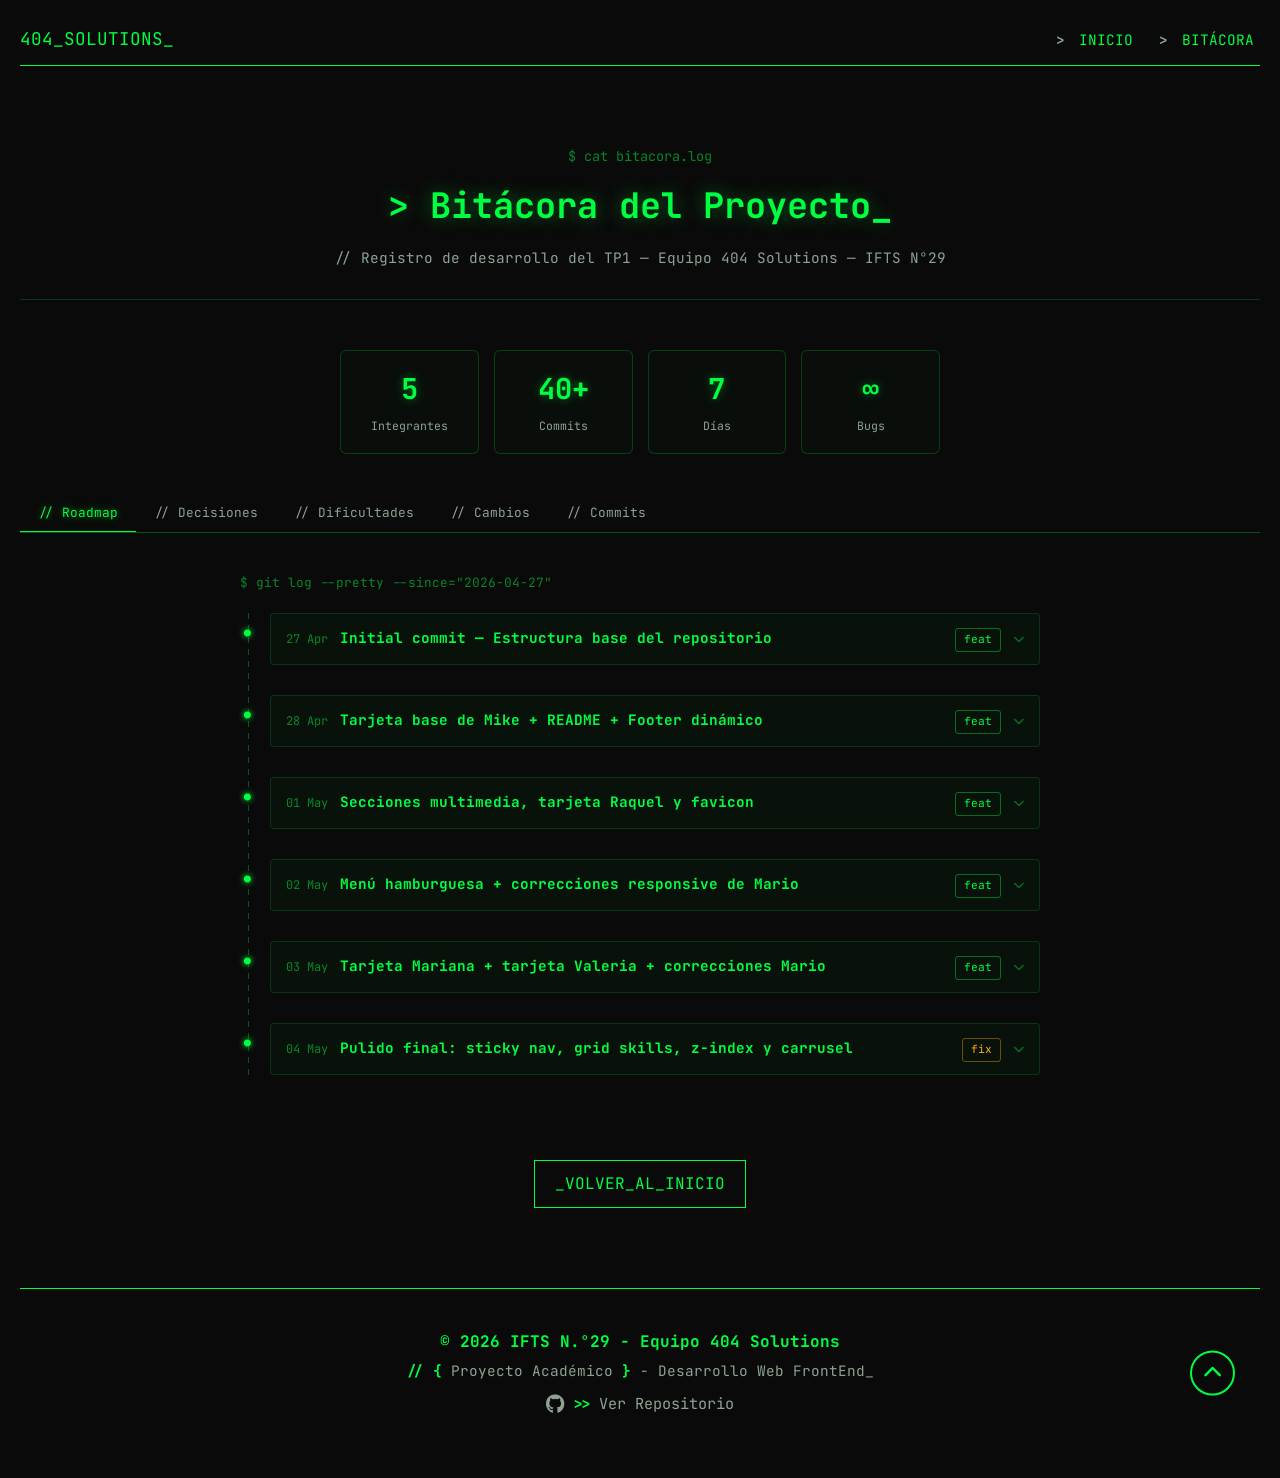
<file: bitacora.html>
<!doctype html>
<html lang="es">

<head>
  <meta charset="UTF-8" />
  <meta name="viewport" content="width=device-width, initial-scale=1.0" />
  <title>Bitácora - 404 Solutions</title>
  <link rel="stylesheet" href="css/styles.css" />
  <link href="https://fonts.googleapis.com/css2?family=JetBrains+Mono:wght@400;700&display=swap" rel="stylesheet" />
  <link rel="stylesheet" href="https://cdnjs.cloudflare.com/ajax/libs/font-awesome/6.5.1/css/all.min.css" />
  <link rel="icon" href="img/logo404solution.ico" type="image/x-icon" />
</head>

<body class="terminal-theme">
  <header>
    <nav class="nav-container">
      <a href="index.html" class="logo">404_SOLUTIONS_</a>
      <ul class="nav-links">
        <li><a href="index.html">Inicio</a></li>
        <li><a href="bitacora.html" class="active">Bitácora</a></li>
      </ul>
    </nav>
  </header>

  <!-- <<< ----------- * ----------- Header Celular ----------- * ----------- >>> -->

    <!-- <<< ----------- Menu Hamburguesa ----------- >>> -->

    <header class="dos-columnas">
        <a href="index.html" class="oculto logo">404_SOLUTIONS_</a>
        <div class="menu-hamburguesa">
            <!-- <<< ----------- Boton Menu Hamburguesa ----------- >>> -->
            <button id="abrir" class="abrir-menu"><img class="img-abrir" src="/img/iconos-mario/menu.png"
                    alt="menu"></button>
            <nav class="nav" id="nav">
                <button id="cerrar" class="cerrar-menu"><img class="img-cerrar" src="/img/iconos-mario/cerrar.png"
                        alt="cerrar"></button>
                <ul class="nav-list">
                    <li><a href="index.html" class="two-columns"><img class="img-ico"
                                src="/img/iconos-mario/boton-de-inicio.png" alt="inicio">Inicio_</a></li>
                </ul>
                <ul class="nav-list">
                    <li><a href="index.html#team-list" class="two-columns"><img class="img-ico" src="/img/iconos-mario/usuario.png"
                                alt="sobre-mi">Integrantes_</a></li>
                </ul>
            </nav>
        </div>
    </header>

  <main>
    <!-- HERO -->
    <div class="bitacora-hero">
      <p class="prompt-line">$ cat bitacora.log</p>
      <h1>&gt; Bitácora del Proyecto_</h1>
      <p>// Registro de desarrollo del TP1 — Equipo 404 Solutions — IFTS N°29</p>
    </div>

    <!-- STATS -->
    <div class="bitacora-stats">
      <div class="bstat">
        <span class="bstat-num">5</span>
        <span class="bstat-label">Integrantes</span>
      </div>
      <div class="bstat">
        <span class="bstat-num">40+</span>
        <span class="bstat-label">Commits</span>
      </div>
      <div class="bstat">
        <span class="bstat-num">7</span>
        <span class="bstat-label">Días</span>
      </div>
      <div class="bstat">
        <span class="bstat-num">∞</span>
        <span class="bstat-label">Bugs</span>
      </div>
    </div>

    <!-- TABS -->
    <div class="bitacora-tabs">
      <button class="tab-btn active" data-tab="roadmap">// Roadmap</button>
      <button class="tab-btn" data-tab="decisiones">// Decisiones</button>
      <button class="tab-btn" data-tab="dificultades">// Dificultades</button>
      <button class="tab-btn" data-tab="cambios">// Cambios</button>
      <button class="tab-btn" data-tab="commits">// Commits</button>
    </div>

    <!-- TAB: ROADMAP -->
    <div class="tab-panel active" id="tab-roadmap">
      <span class="section-label">$ git log --pretty --since="2026-04-27"</span>
      <div class="roadmap">

        <details class="roadmap-item">
          <summary class="roadmap-summary">
            <span class="roadmap-date">27 Apr</span>
            <span class="roadmap-title">Initial commit — Estructura base del repositorio</span>
            <span class="roadmap-tag tag-feat">feat</span>
            <span class="roadmap-chevron"><i class="fa-solid fa-chevron-down"></i></span>
          </summary>
          <div class="roadmap-content">
            <p>Miguel crea el repositorio y Mike realiza el primer commit con la estructura base del proyecto: carpetas <code>css/</code>, <code>js/</code>, <code>img/</code> y la landing page inicial.</p>
          </div>
        </details>

        <details class="roadmap-item">
          <summary class="roadmap-summary">
            <span class="roadmap-date">28 Apr</span>
            <span class="roadmap-title">Tarjeta base de Mike + README + Footer dinámico</span>
            <span class="roadmap-tag tag-feat">feat</span>
            <span class="roadmap-chevron"><i class="fa-solid fa-chevron-down"></i></span>
          </summary>
          <div class="roadmap-content">
            <p>Se crea la primera tarjeta de perfil individual. Se implementa el footer con año dinámico mediante JavaScript. Se agrega enlace al deploy desde el README.</p>
            <ul>
              <li>Creación de <code>mike.html</code> con estructura base</li>
              <li>Footer dinámico con <code>new Date().getFullYear()</code></li>
              <li>Documentación inicial en README.md</li>
            </ul>
          </div>
        </details>

        <details class="roadmap-item">
          <summary class="roadmap-summary">
            <span class="roadmap-date">01 May</span>
            <span class="roadmap-title">Secciones multimedia, tarjeta Raquel y favicon</span>
            <span class="roadmap-tag tag-feat">feat</span>
            <span class="roadmap-chevron"><i class="fa-solid fa-chevron-down"></i></span>
          </summary>
          <div class="roadmap-content">
            <p>Gran día de desarrollo: se agregan secciones de películas y discos al perfil de Mike, se crea la tarjeta de Raquel y se incorpora el favicon al sitio.</p>
            <ul>
              <li>Secciones de películas con galería dinámica (un solo iframe cargado por JS)</li>
              <li>Sección de discos con botón de playlist</li>
              <li><code>raquel.html</code> con estilos y links a YouTube</li>
              <li>Favicon agregado por Mario</li>
            </ul>
          </div>
        </details>

        <details class="roadmap-item">
          <summary class="roadmap-summary">
            <span class="roadmap-date">02 May</span>
            <span class="roadmap-title">Menú hamburguesa + correcciones responsive de Mario</span>
            <span class="roadmap-tag tag-feat">feat</span>
            <span class="roadmap-chevron"><i class="fa-solid fa-chevron-down"></i></span>
          </summary>
          <div class="roadmap-content">
            <p>Mario implementa el menú hamburguesa para mobile y ajusta media queries. Se corrigen errores de tamaño en títulos y botones de redes sociales.</p>
            <ul>
              <li>Menú hamburguesa en Vanilla JS con <code>classList.add/remove("visible")</code></li>
              <li>Media queries para resoluciones móviles</li>
              <li>Unificación de header y footer entre páginas</li>
            </ul>
          </div>
        </details>

        <details class="roadmap-item">
          <summary class="roadmap-summary">
            <span class="roadmap-date">03 May</span>
            <span class="roadmap-title">Tarjeta Mariana + tarjeta Valeria + correcciones Mario</span>
            <span class="roadmap-tag tag-feat">feat</span>
            <span class="roadmap-chevron"><i class="fa-solid fa-chevron-down"></i></span>
          </summary>
          <div class="roadmap-content">
            <p>Mariana crea su perfil completo con secciones de habilidades, películas y discos. Se integra la tarjeta de Valeria. Mario corrige links del header y logo duplicado.</p>
            <ul>
              <li><code>mariana.html</code> con grid responsive, efectos hover y JS para películas</li>
              <li>Tarjeta Valeria integrada al index</li>
              <li>Corrección de logo duplicado en header móvil</li>
              <li>Fix en links del header de Mario</li>
            </ul>
          </div>
        </details>

        <details class="roadmap-item">
          <summary class="roadmap-summary">
            <span class="roadmap-date">04 May</span>
            <span class="roadmap-title">Pulido final: sticky nav, grid skills, z-index y carrusel</span>
            <span class="roadmap-tag tag-fix">fix</span>
            <span class="roadmap-chevron"><i class="fa-solid fa-chevron-down"></i></span>
          </summary>
          <div class="roadmap-content">
            <p>Día de correcciones y mejoras finales. Se refina el responsive de habilidades en múltiples breakpoints, se implementa navegación sticky transparente y se agrega el carrusel de Raquel.</p>
            <ul>
              <li>Menú de navegación sticky con fondo transparente</li>
              <li>Grid de skills con clases específicas por categoría (<code>.skills-terminal--learning</code>)</li>
              <li>Fix de z-index en menú hamburguesa</li>
              <li><code>carrusel.js</code> con ajuste de elementos según <code>window.innerWidth</code></li>
              <li>Scroll spy y funcionalidad "copiar URL" en perfil de Raquel</li>
              <li>README actualizado con capturas</li>
            </ul>
          </div>
        </details>

      </div>
    </div>

    <!-- TAB: DECISIONES -->
    <div class="tab-panel" id="tab-decisiones">
      <span class="section-label">$ cat decisiones-de-diseno.md</span>
      <div class="bitacora-cards">
        <div class="bcard">
          <span class="bcard-icon">⬛</span>
          <h3>// Estética Terminal</h3>
          <ul>
            <li>Identidad visual tipo <strong>Retro-Computing</strong> con fondo oscuro (#0a0a0a)</li>
            <li>Verde neón <strong>#00ff41</strong> como color principal de acento</li>
            <li>Tipografía <strong>JetBrains Mono</strong> para reforzar la estética de consola</li>
            <li>Prefijos tipo prompt (<code>&gt;</code>, <code>$</code>, <code>//</code>) en títulos</li>
          </ul>
        </div>
        <div class="bcard">
          <span class="bcard-icon">📐</span>
          <h3>// Estructura Compartida</h3>
          <ul>
            <li><strong>styles.css</strong> global para header, footer y clases base</li>
            <li>Cada integrante tiene su propio CSS de perfil</li>
            <li>Se reutilizan clases base evitando duplicación</li>
            <li>Coherencia visual con identidad individual en páginas personales</li>
          </ul>
        </div>
        <div class="bcard">
          <span class="bcard-icon">📱</span>
          <h3>// Responsive Design</h3>
          <ul>
            <li>Enfoque <strong>Mobile First</strong> con breakpoints en 400px, 600px, 900px y 1200px</li>
            <li>Menú hamburguesa en mobile, nav horizontal en desktop</li>
            <li>CSS Grid y Flexbox para layouts adaptativos</li>
            <li>Carrusel dinámico que ajusta columnas según <code>window.innerWidth</code></li>
          </ul>
        </div>
        <div class="bcard">
          <span class="bcard-icon">🧭</span>
          <h3>// Navegación</h3>
          <ul>
            <li>Header común en todas las páginas</li>
            <li>Botón <strong>Volver al Inicio</strong> en todos los perfiles</li>
            <li>Nunca dependemos del botón "Atrás" del navegador</li>
            <li>Sticky nav transparente en perfil de Mike</li>
          </ul>
        </div>
      </div>
    </div>

    <!-- TAB: DIFICULTADES -->
    <div class="tab-panel" id="tab-dificultades">
      <span class="section-label">$ grep -r "bug" ./logs</span>
      <div class="roadmap">

        <details class="roadmap-item">
          <summary class="roadmap-summary">
            <span class="roadmap-title">Carga pesada por múltiples iframes de YouTube</span>
            <span class="roadmap-tag tag-fix">fix</span>
            <span class="roadmap-chevron"><i class="fa-solid fa-chevron-down"></i></span>
          </summary>
          <div class="roadmap-content">
            <p><strong>Problema:</strong> Incluir varios reproductores de YouTube simultáneamente generaba tiempos de carga elevados y lag en la navegación.</p>
            <p><strong>Solución:</strong> Se implementó una galería dinámica con atributos <code>data-*</code> que carga un único iframe según la selección del usuario, reduciendo peticiones al mínimo necesario.</p>
          </div>
        </details>

        <details class="roadmap-item">
          <summary class="roadmap-summary">
            <span class="roadmap-title">Menú hamburguesa: conflictos de z-index y visibilidad</span>
            <span class="roadmap-tag tag-fix">fix</span>
            <span class="roadmap-chevron"><i class="fa-solid fa-chevron-down"></i></span>
          </summary>
          <div class="roadmap-content">
            <p><strong>Problema:</strong> El menú móvil aparecía detrás de otros elementos o quedaba visible cuando no debía.</p>
            <p><strong>Solución:</strong> Se ajustó el <code>z-index</code> y se controló la visibilidad mediante <code>classList.add/remove("visible")</code> en JavaScript, evitando conflictos con el resto del layout.</p>
          </div>
        </details>

        <details class="roadmap-item">
          <summary class="roadmap-summary">
            <span class="roadmap-title">Grid de habilidades desalineado en breakpoints intermedios</span>
            <span class="roadmap-tag tag-style">style</span>
            <span class="roadmap-chevron"><i class="fa-solid fa-chevron-down"></i></span>
          </summary>
          <div class="roadmap-content">
            <p><strong>Problema:</strong> La sección de skills de Mariana mostraba íconos y texto separados en resoluciones entre 575px y 814px. "Machine Learning" se cortaba o bajaba de línea.</p>
            <p><strong>Solución:</strong> Se refactorizó de <code>flex-wrap</code> a CSS Grid con clases específicas por categoría (<code>.skills-terminal</code> y <code>.skills-terminal--learning</code>), con columnas <code>auto</code> y <code>justify-content: center</code>.</p>
          </div>
        </details>

        <details class="roadmap-item">
          <summary class="roadmap-summary">
            <span class="roadmap-title">Año dinámico no aparecía en páginas de perfil</span>
            <span class="roadmap-tag tag-fix">fix</span>
            <span class="roadmap-chevron"><i class="fa-solid fa-chevron-down"></i></span>
          </summary>
          <div class="roadmap-content">
            <p><strong>Problema:</strong> El footer mostraba el año en el index pero no en las páginas individuales porque había dos listeners <code>DOMContentLoaded</code> en <code>main.js</code> y el segundo no ejecutaba si el primero fallaba.</p>
            <p><strong>Solución:</strong> Se unificaron ambos listeners en uno solo, agregando un guard <code>if (yearSpan)</code> para evitar errores en páginas sin ese elemento.</p>
          </div>
        </details>

        <details class="roadmap-item">
          <summary class="roadmap-summary">
            <span class="roadmap-title">Inconsistencias de estructura entre páginas</span>
            <span class="roadmap-tag tag-fix">fix</span>
            <span class="roadmap-chevron"><i class="fa-solid fa-chevron-down"></i></span>
          </summary>
          <div class="roadmap-content">
            <p><strong>Problema:</strong> Al trabajar en paralelo, cada integrante generó variantes del header y footer con diferencias de color, fuentes y estructura.</p>
            <p><strong>Solución:</strong> Se estandarizó el HTML del header/footer en todas las páginas y se centralizaron estilos comunes en <code>styles.css</code>.</p>
          </div>
        </details>

      </div>
    </div>

    <!-- TAB: CAMBIOS -->
    <div class="tab-panel" id="tab-cambios">
      <span class="section-label">$ git diff --stat HEAD~10</span>
      <div class="bitacora-cards">
        <div class="bcard">
          <span class="bcard-icon">🔧</span>
          <h3>// Modularización</h3>
          <ul>
            <li>Separación de estilos y scripts por perfil para evitar conflictos</li>
            <li>Funciones globales centralizadas en <strong>main.js</strong></li>
            <li>Organización de recursos en carpetas <code>css/</code>, <code>js/</code>, <code>img/</code></li>
          </ul>
        </div>
        <div class="bcard">
          <span class="bcard-icon">⚡</span>
          <h3>// Interactividad JS</h3>
          <ul>
            <li>Consola de diagnóstico simulada con efecto typing</li>
            <li>Galería dinámica de películas con un solo iframe</li>
            <li>Carrusel responsive ajustado por <code>window.innerWidth</code></li>
            <li>Scroll spy y botón "copiar URL" en perfil Raquel</li>
          </ul>
        </div>
        <div class="bcard">
          <span class="bcard-icon">🖼️</span>
          <h3>// Avatares con IA</h3>
          <ul>
            <li>Se reemplazaron fotos personales por avatares generados con IA</li>
            <li>Coherencia estética mantenida con el diseño terminal</li>
            <li>Imágenes optimizadas en carpetas por integrante</li>
          </ul>
        </div>
        <div class="bcard">
          <span class="bcard-icon">🛠️</span>
          <h3>// Herramientas</h3>
          <ul>
            <li><strong>HTML5</strong> semántico con atributos ARIA</li>
            <li><strong>CSS3</strong> con Flexbox, Grid y variables CSS</li>
            <li><strong>JavaScript</strong> Vanilla sin frameworks</li>
            <li><strong>Git/GitHub</strong> con feature branches y PRs</li>
            <li><strong>Vercel</strong> para deploy continuo</li>
            <li><strong>IA (Claude/Gemini)</strong> para debugging y optimización</li>
          </ul>
        </div>
      </div>

      <div style="max-width:800px; margin: 30px auto 0;">
        <div class="bcard">
          <span class="bcard-icon">🚀</span>
          <h3>// Próximos Pasos (TP2)</h3>
          <ul>
            <li>Ampliar funcionalidades interactivas con JS avanzado</li>
            <li>Optimizar rendimiento y tiempos de carga</li>
            <li>Mejorar accesibilidad (contraste, ARIA, navegación por teclado)</li>
            <li>Incorporar nuevas secciones o contenidos dinámicos</li>
            <li>Documentar evolución con capturas y mejoras aplicadas</li>
          </ul>
        </div>
      </div>
    </div>

    <!-- TAB: COMMITS -->
    <div class="tab-panel" id="tab-commits">
      <span class="section-label">$ git log --pretty=format:"%h - %an - %ad - %s" --date=short</span>
      <div class="commits-list">
        <div class="commit-item"><span class="commit-hash">a2fccfe</span><span class="commit-author">Mike</span><span class="commit-msg">fix: estilos habilidades en estado learning</span><span class="commit-date">2026-05-04</span></div>
        <div class="commit-item"><span class="commit-hash">7f668ed</span><span class="commit-author">raquerh</span><span class="commit-msg">add funcionalidad js</span><span class="commit-date">2026-05-04</span></div>
        <div class="commit-item"><span class="commit-hash">0744a98</span><span class="commit-author">Mike</span><span class="commit-msg">fix(skills): corrige alineación de ítems en grid de habilidades</span><span class="commit-date">2026-05-04</span></div>
        <div class="commit-item"><span class="commit-hash">132bc44</span><span class="commit-author">Aiello-M</span><span class="commit-msg">Update README.md</span><span class="commit-date">2026-05-04</span></div>
        <div class="commit-item"><span class="commit-hash">7474d18</span><span class="commit-author">Miguel Flores</span><span class="commit-msg">styles: mejora responsive de seccion habilidades</span><span class="commit-date">2026-05-04</span></div>
        <div class="commit-item"><span class="commit-hash">063654a</span><span class="commit-author">elavincho</span><span class="commit-msg">Corrijo menu hamburguesa</span><span class="commit-date">2026-05-04</span></div>
        <div class="commit-item"><span class="commit-hash">81eb4ff</span><span class="commit-author">elavincho</span><span class="commit-msg">Corrijo errores y saco css principal</span><span class="commit-date">2026-05-04</span></div>
        <div class="commit-item"><span class="commit-hash">4b67796</span><span class="commit-author">Mike</span><span class="commit-msg">fix: z-index</span><span class="commit-date">2026-05-04</span></div>
        <div class="commit-item"><span class="commit-hash">e754e48</span><span class="commit-author">Mike</span><span class="commit-msg">fix: se deshacen cambios en nav bar principal</span><span class="commit-date">2026-05-04</span></div>
        <div class="commit-item"><span class="commit-hash">e5bf746</span><span class="commit-author">Mike</span><span class="commit-msg">feat: ahora el menu de navegacion es sticky y transparente</span><span class="commit-date">2026-05-04</span></div>
        <div class="commit-item"><span class="commit-hash">5859593</span><span class="commit-author">raquerh</span><span class="commit-msg">carrusel.js</span><span class="commit-date">2026-05-04</span></div>
        <div class="commit-item"><span class="commit-hash">b397929</span><span class="commit-author">raquerh</span><span class="commit-msg">tarjetas vale y raquel</span><span class="commit-date">2026-05-04</span></div>
        <div class="commit-item"><span class="commit-hash">4b0be9b</span><span class="commit-author">Mike</span><span class="commit-msg">feat: barra seccion habilidades, implementacion js data science</span><span class="commit-date">2026-05-04</span></div>
        <div class="commit-item"><span class="commit-hash">36e1b7c</span><span class="commit-author">Mariana Aiello</span><span class="commit-msg">feat: crear tarjeta de perfil de Mariana</span><span class="commit-date">2026-05-03</span></div>
        <div class="commit-item"><span class="commit-hash">bde7b5a</span><span class="commit-author">Mariana Aiello</span><span class="commit-msg">feat: unificar header, footer, favicon y activar tarjeta Mariana</span><span class="commit-date">2026-05-02</span></div>
        <div class="commit-item"><span class="commit-hash">a72851a</span><span class="commit-author">elavincho</span><span class="commit-msg">Agrego menu hamburguesa y media queries para celulares</span><span class="commit-date">2026-05-02</span></div>
        <div class="commit-item"><span class="commit-hash">ee192bb</span><span class="commit-author">Valeria Thomas</span><span class="commit-msg">Tarjeta Valeria</span><span class="commit-date">2026-05-03</span></div>
        <div class="commit-item"><span class="commit-hash">89e1ec6</span><span class="commit-author">raquerh</span><span class="commit-msg">page raquel.html, estilos y bitacora</span><span class="commit-date">2026-05-01</span></div>
        <div class="commit-item"><span class="commit-hash">5018020</span><span class="commit-author">Mike</span><span class="commit-msg">feat(mike): agrega botón de playlist en discos favoritos</span><span class="commit-date">2026-05-01</span></div>
        <div class="commit-item"><span class="commit-hash">377b60b</span><span class="commit-author">Mike</span><span class="commit-msg">feat(mike): agrega sección de discos favoritos</span><span class="commit-date">2026-05-01</span></div>
        <div class="commit-item"><span class="commit-hash">afcce21</span><span class="commit-author">Mike</span><span class="commit-msg">feat: footer dinamico</span><span class="commit-date">2026-04-28</span></div>
        <div class="commit-item"><span class="commit-hash">785104a</span><span class="commit-author">Mike</span><span class="commit-msg">docs: Creacion de estructura del readme</span><span class="commit-date">2026-04-28</span></div>
        <div class="commit-item"><span class="commit-hash">f0f8525</span><span class="commit-author">Mike</span><span class="commit-msg">feat: Creacion de tarjeta base y copyright dinamico</span><span class="commit-date">2026-04-28</span></div>
        <div class="commit-item"><span class="commit-hash">f2c3470</span><span class="commit-author">Mike</span><span class="commit-msg">Initial commit: Estructura base del proyecto y landing page</span><span class="commit-date">2026-04-28</span></div>
        <div class="commit-item"><span class="commit-hash">8fde7e7</span><span class="commit-author">Miguel Flores</span><span class="commit-msg">Initial commit</span><span class="commit-date">2026-04-27</span></div>
      </div>
    </div>

    <div class="back-navigation" style="margin-top: 50px;">
      <a href="index.html" class="nav-button">_VOLVER_AL_INICIO</a>
    </div>
  </main>

  <footer class="main-footer">
    <div class="footer-contenido">
      <div class="footer-info">
        <p class="footer-copy">
          &copy; <span id="year"></span> IFTS N.°29 - Equipo 404 Solutions
        </p>
        <p class="licencia">
          <span class="verde-fuerte">// {</span>
          <span class="texto-opaco">Proyecto Académico</span>
          <span class="verde-fuerte">}</span>
          <span class="texto-opaco">- Desarrollo Web FrontEnd_</span>
        </p>
      </div>
      <div class="footer-redes">
        <a href="https://github.com/IFTS29/404_Solutions_TP1_FrontEnd" target="_blank" class="enlace-repo" aria-label="Repositorio GitHub del Grupo">
          <i class="fa-brands fa-github"></i>
          <span class="verde-fuerte">&gt;&gt;</span>
          <span class="texto-opaco">Ver Repositorio</span>
        </a>
      </div>
    </div>
    <div class="btn-subir-container">
      <a href="#" aria-label="Volver arriba" class="btn-subir">
        <i class="fa-solid fa-chevron-up"></i>
      </a>
    </div>
  </footer>

  <script src="js/main.js"></script>
  <script>
    // Tabs
    document.querySelectorAll(".tab-btn").forEach(btn => {
      btn.addEventListener("click", () => {
        document.querySelectorAll(".tab-btn").forEach(b => b.classList.remove("active"));
        document.querySelectorAll(".tab-panel").forEach(p => p.classList.remove("active"));
        btn.classList.add("active");
        document.getElementById("tab-" + btn.dataset.tab).classList.add("active");
      });
    });
  </script>
</body>
</html>
</file>
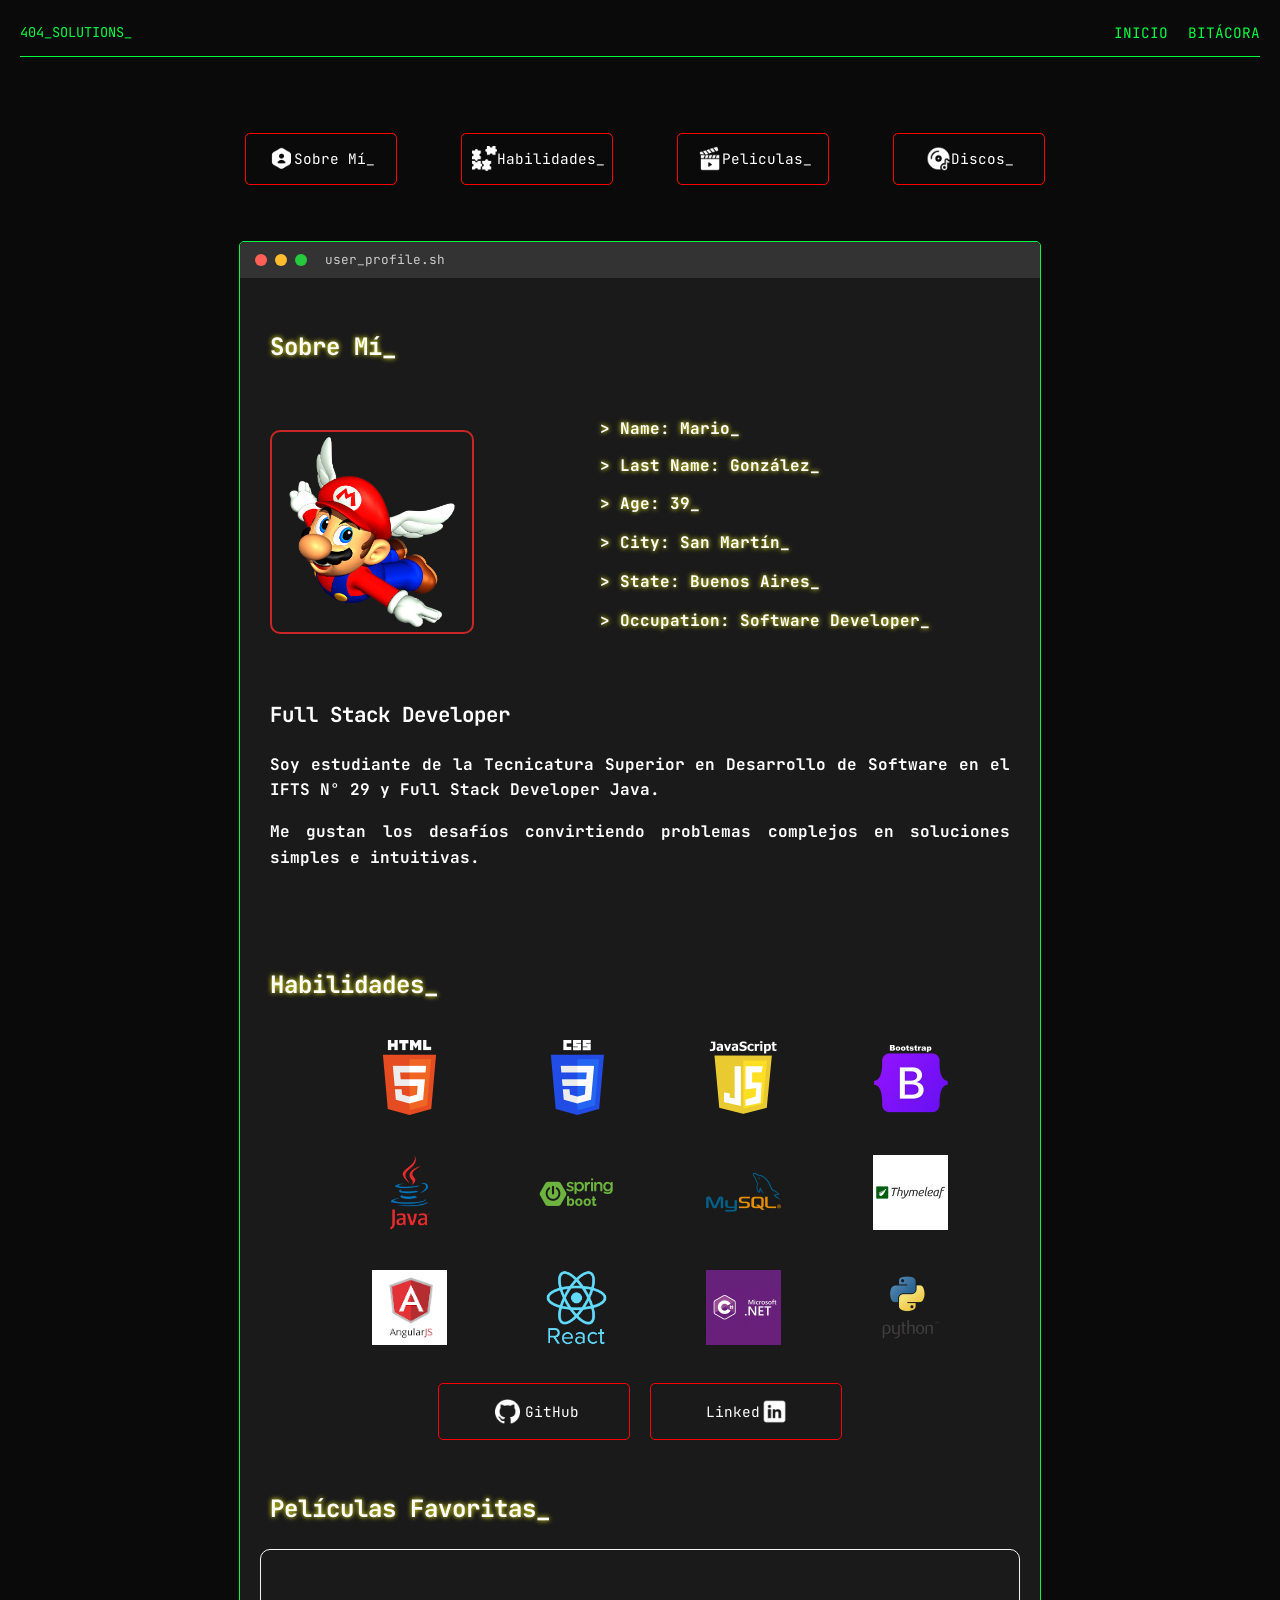
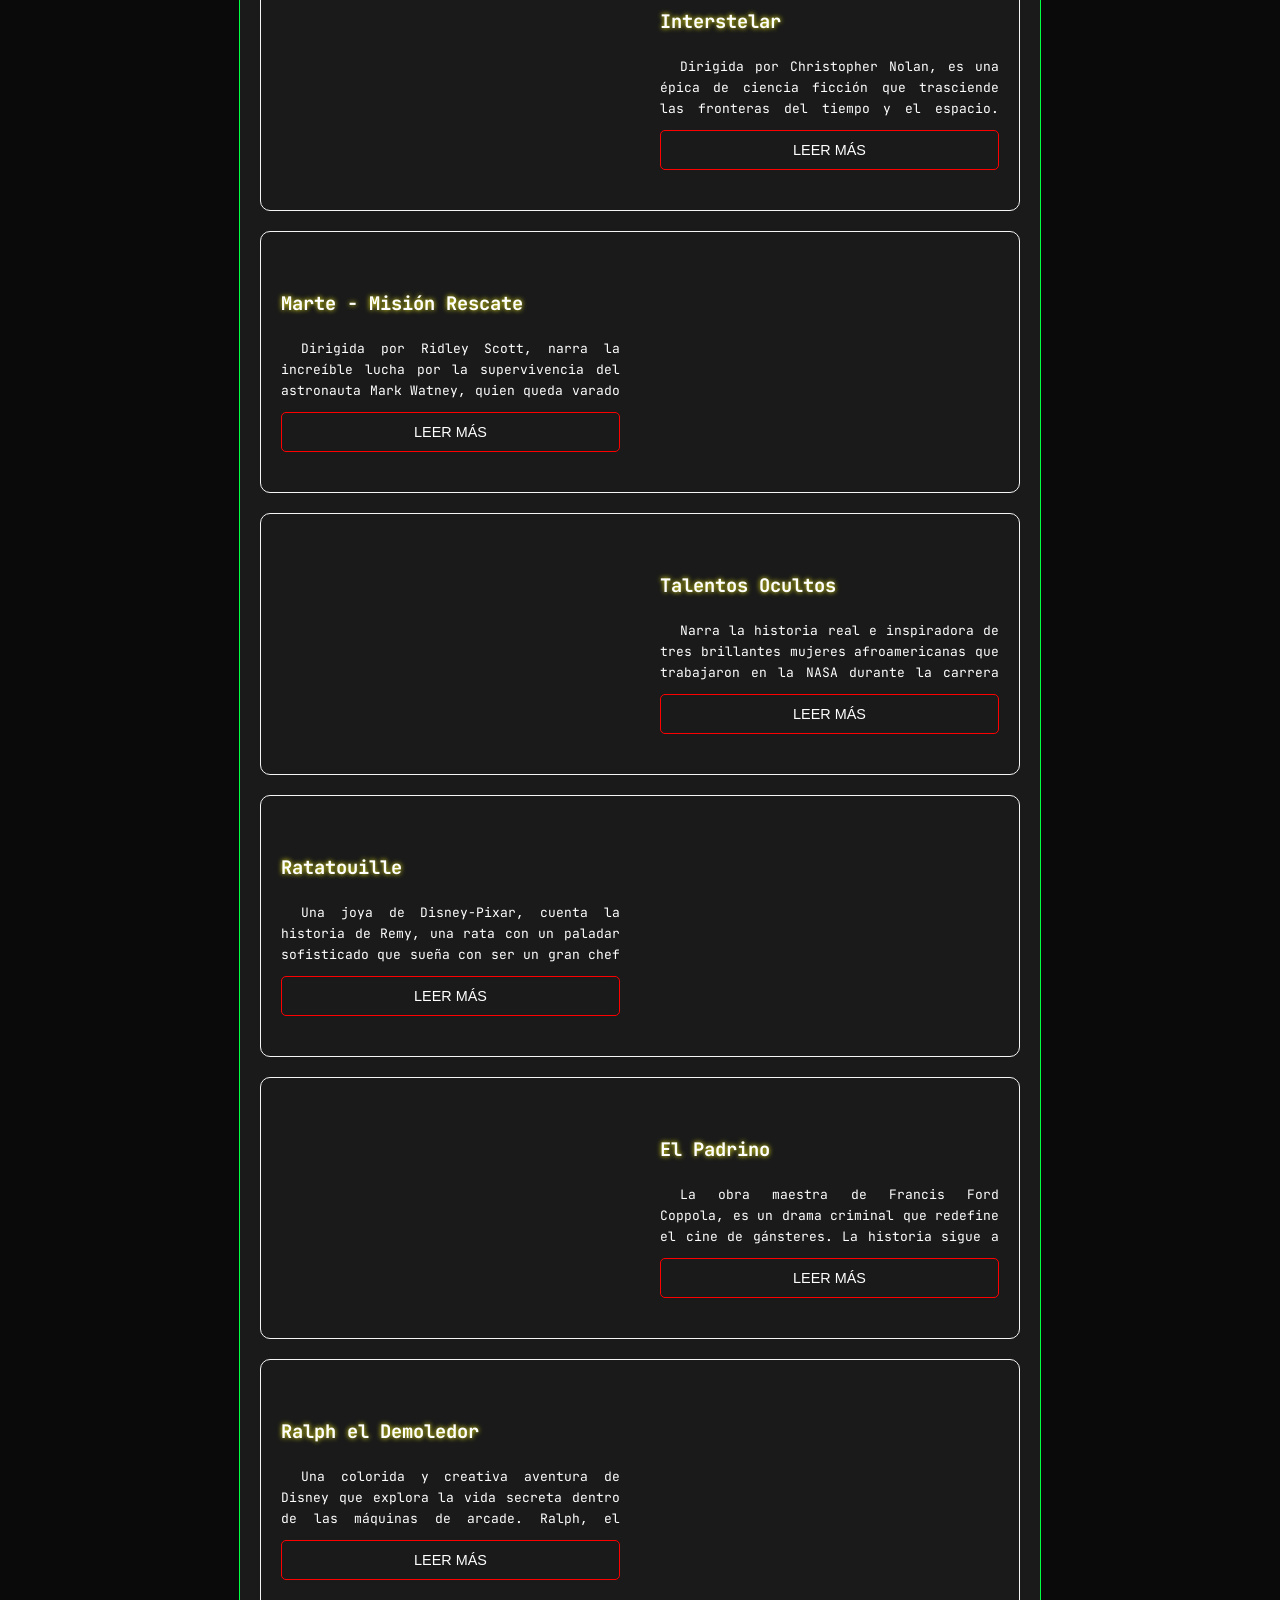
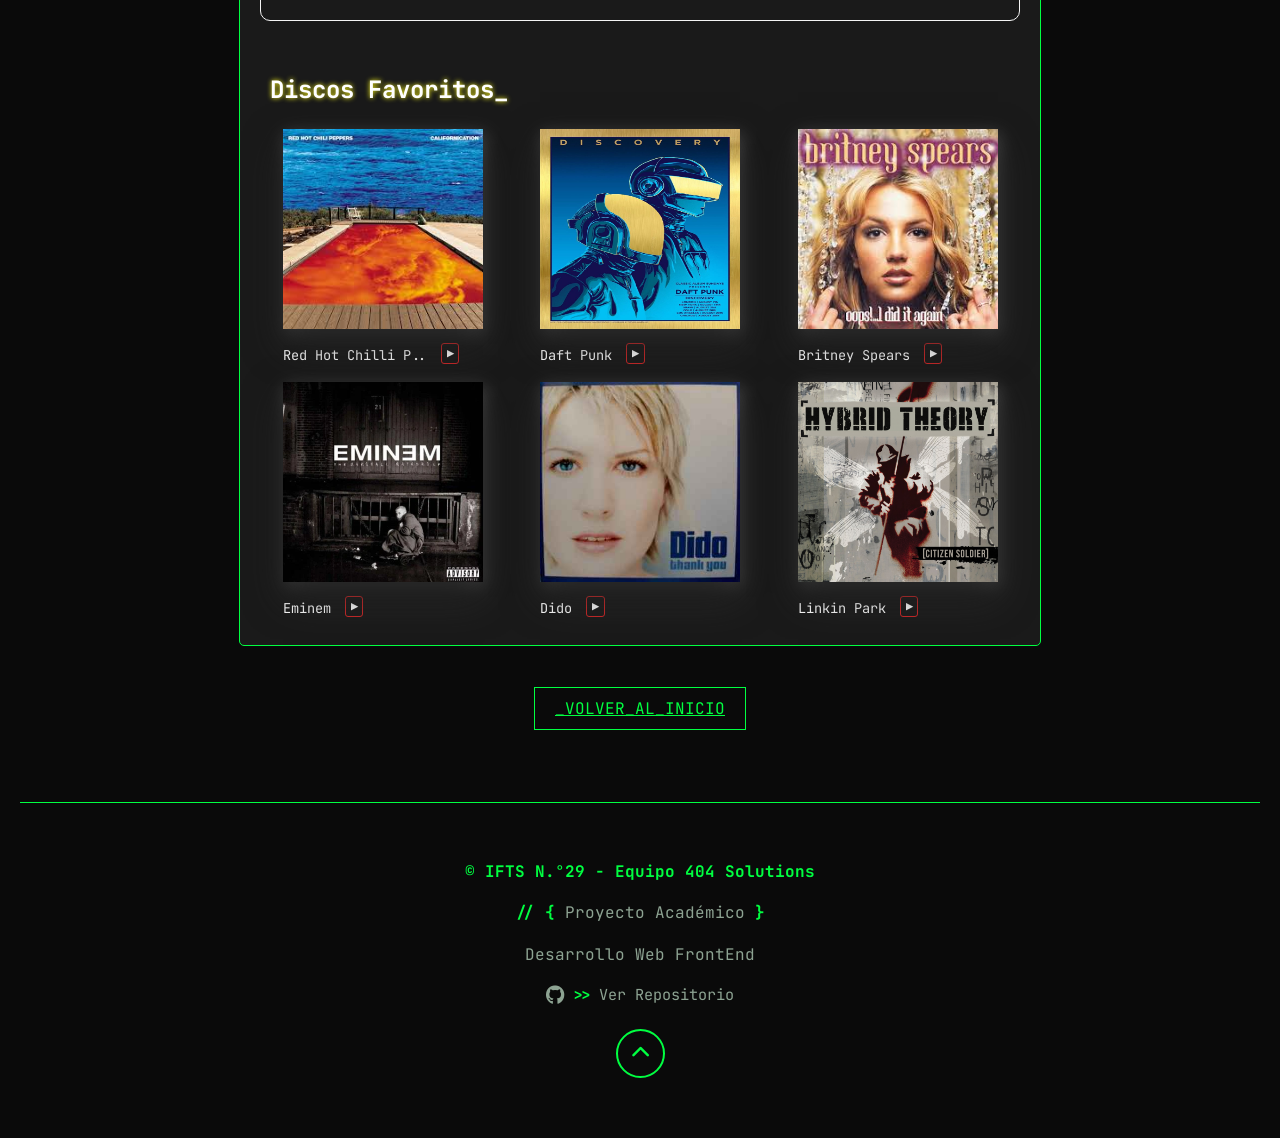
<file: mario.html>
<!DOCTYPE html>
<html lang="es">

<head>
    <meta charset="UTF-8">
    <meta name="viewport" content="width=device-width, initial-scale=1.0">
    <title>Perfil: Mario David González Benítez</title>
    <link rel="stylesheet" href="css/styles-mario.css"/>
    <link href="https://fonts.googleapis.com/css2?family=JetBrains+Mono:wght@400;700&display=swap" rel="stylesheet">
    <link rel="stylesheet" href="https://cdnjs.cloudflare.com/ajax/libs/font-awesome/6.5.1/css/all.min.css" />
    <link rel="icon" href="img/logo404solution.ico" type="image/x-icon" />
</head>

<body class="terminal-theme">
    <!-- <<< ----------- * ----------- Header Principal ----------- * ----------- >>> -->
    <header>
        <nav class="nav-container">
            <a href="index.html" class="logo">404_SOLUTIONS_</a>
            <ul class="nav-links">
                <li><a href="index.html">Inicio</a></li>
                <li><a href="bitacora.html">Bitácora</a></li>
            </ul>
        </nav>
    </header>

    <!-- <<< ----------- * ----------- Navbar ----------- * ----------- >>> -->
    <nav class="contenedor-nav">
        <ul class="links-nav">

            <li><a href="#sobre-mi"><img class="icono-linkedin" src="./img/iconos-mario/usuario.png" alt="linkedin" />
                    Sobre Mí_</a></li>
            <li><a href="#habilidades"><img class="icono-linkedin" src="./img/iconos-mario/colaboracion.png"
                        alt="linkedin" /> Habilidades_</a></li>
            <li><a href="#peliculas"><img class="icono-linkedin" src="./img/iconos-mario/movie.png" alt="linkedin" />
                    Peliculas_</a></li>
            <li><a href="#discos"><img class="icono-linkedin" src="./img/iconos-mario/musica.png" alt="linkedin" />
                    Discos_</a></li>
        </ul>
    </nav>

    <!-- <<< ----------- * ----------- Header Celular ----------- * ----------- >>> -->

    <!-- <<< ----------- Menu Hamburguesa ----------- >>> -->

    <header class="two-columns">
        <a href="index.html" class="oculto logo">404_SOLUTIONS_</a>
        <div class="menu-hamburguesa">
            <!-- <<< ----------- Boton Menu Hamburguesa ----------- >>> -->
            <button id="abrir" class="abrir-menu"><img class="img-abrir" src="/img/iconos-mario/menu.png"
                    alt="menu"></button>
            <nav class="nav" id="nav">
                <button id="cerrar" class="cerrar-menu"><img class="img-cerrar" src="/img/iconos-mario/cerrar.png"
                        alt="cerrar"></button>
                <ul class="nav-list">
                    <li><a href="index.html" class="two-columns"><img class="img-ico"
                                src="/img/iconos-mario/boton-de-inicio.png" alt="inicio">Inicio_</a></li>
                </ul>
                <ul class="nav-list">
                    <li><a href="bitacora.html" class="two-columns"><img class="img-ico"
                                src="/img/iconos-mario/editar.png" alt="bitacora">Bitácora_</a></li>
                </ul>
                <ul class="nav-list">
                    <li><a href="#sobre-mi" class="two-columns"><img class="img-ico" src="/img/iconos-mario/usuario.png"
                                alt="sobre-mi">Sobre Mí_</a></li>
                </ul>
                <ul class="nav-list">
                    <li><a href="#habilidades" class="two-columns"><img class="img-ico"
                                src="/img/iconos-mario/colaboracion.png" alt="habilidades">Habilidades_</a></li>
                </ul>
                <ul class="nav-list">
                    <li><a href="#peliculas" class="two-columns"><img class="img-ico" src="/img/iconos-mario/movie.png"
                                alt="movie">Peliculas_</a></li>
                </ul>
                <ul class="nav-list">
                    <li><a href="#discos" class="two-columns"><img class="img-ico" src="/img/iconos-mario/musica.png"
                                alt="musica">Discos_</a></li>
                </ul>
            </nav>
        </div>

    </header>

    <!-- <<< ----------- * ----------- Main ----------- * ----------- >>> -->

    <main class="profile-main">
        <div class="profile-card">
            <div class="terminal-header">
                <span class="dot red"></span>
                <span class="dot yellow"></span>
                <span class="dot green"></span>
                <span class="title">user_profile.sh</span>
            </div>

            <!-- <<< ----------- Sobre Mí ----------- >>> -->


            <div class="profile-content">
                <h2 id="sobre-mi">Sobre Mí_</h2>
                <div class="dos-columnas">

                    <div class="profile-image-mario">
                        <img src="img/super-mario64.png" alt="mario_bross">
                    </div>

                    <div class="profile-info-mario">
                        <h1>&gt; Name: Mario_</h1>
                        <h2>&gt; Last Name: González_</h2>
                        <h2>&gt; Age: 39_</h2>
                        <h2>&gt; City: San Martín_</h2>
                        <h2>&gt; State: Buenos Aires_</h2>

                        <h2>&gt; Occupation: Software Developer_</h2>
                    </div>

                </div>

                <div class="profile-info-mario">
                    <p class="role">Full Stack Developer</p>
                    <p class="description">
                        Soy estudiante de la Tecnicatura Superior en Desarrollo de Software en el IFTS N° 29 y Full
                        Stack Developer Java.
                    </p>
                    <p class="description">
                        Me gustan los desafíos convirtiendo problemas complejos en soluciones simples e intuitivas.
                    </p>
                </div>
            </div>


            <!-- <<< ----------- * ----------- Habilidades ----------- * ----------- >>> -->
            <h2 class="titulo" id="habilidades">Habilidades_</h2>

            <section class="contenedor-seccion">

                <ul class="habilidades">
                    <li class="listas">
                        <img class="logo-tecnologias" src="./img/tecnologias-mario/HTML5_logo.png" alt="html" />
                    </li>

                    <li class="listas">
                        <img class="logo-tecnologias" src="./img/tecnologias-mario/CSS3_logo.png" alt="css" />
                    </li>

                    <li class="listas">
                        <img class="logo-tecnologias" src="./img/tecnologias-mario/JavaScript_logo.png"
                            alt="javascript" />
                    </li>

                    <li class="listas">
                        <img class="logo-tecnologias" src="./img/tecnologias-mario/bootstrap_logo.png"
                            alt="Bootstrap" />
                    </li>
                </ul>
            </section>

            <section class="contenedor-seccion">
                <ul class="habilidades">
                    <li class="listas">
                        <img class="logo-tecnologias" src="./img/tecnologias-mario/java.webp" alt="java" />
                    </li>

                    <li class="listas">
                        <img class="logo-tecnologias" src="./img/tecnologias-mario/spring-boot-logo.png" alt="spring" />
                    </li>

                    <li class="listas">
                        <img class="logo-tecnologias" src="./img/tecnologias-mario/MySQL-logo.png" alt="MySQL" />
                    </li>

                    <li class="listas">
                        <img class="logo-tecnologias" src="./img/tecnologias-mario/thymeleaf.webp" alt="thymeleaf" />
                    </li>
                </ul>
            </section>

            <section class="contenedor-seccion">
                <ul class="habilidades">
                    <li class="listas">
                        <img class="logo-tecnologias" src="./img/tecnologias-mario/angular.png" alt="angular" />
                    </li>

                    <li class="listas">
                        <img class="logo-tecnologias" src="./img/tecnologias-mario/react.png" alt="react" />
                    </li>

                    <li class="listas">
                        <img class="logo-tecnologias" src="./img/tecnologias-mario/csharp.png" alt="csharp" />
                    </li>

                    <li class="listas">
                        <img class="logo-tecnologias" src="./img/tecnologias-mario/python-logo-sin_fondo.png"
                            alt="python" />
                    </li>
                </ul>
            </section>

            <!-- <<< ----------- * ----------- Redes Sociales ----------- * ----------- >>> -->

            <div class="social-links">
                <a href="https://github.com/elavincho" target="_blank" class="nav-button"><img class="icono-github"
                        src="./img/tecnologias-mario/github.png" alt="github" /> GitHub</a>
                <a href="https://www.linkedin.com/in/mario-david-gonzalez-9117a9280/" target="_blank"
                    class="nav-button">Linked <img class="icono-linkedin" src="./img/tecnologias-mario/linkedin.png"
                        alt="linkedin" /></a>
            </div>

            <!-- <<< ----------- * ----------- Peliculas ----------- * ----------- >>> -->

            <h2 class="titulo" id="peliculas">Películas Favoritas_</h2>

            <div class="contenedor-peliculas">

                <iframe src="https://www.youtube.com/embed/LYS2O1nl9iM?si=DHWorHSH8Fs9Ec_R" title="YouTube video player"
                    frameborder="0"
                    allow="accelerometer; autoplay; clipboard-write; encrypted-media; gyroscope; picture-in-picture; web-share"
                    referrerpolicy="strict-origin-when-cross-origin" allowfullscreen></iframe>

                <section class="tarjeta">
                    <h3>Interstelar</h3>
                    <div class="contenedor">
                        <p class="description-peliculas parrafo-expandible parrafo-resumido">
                            Dirigida por Christopher Nolan, es una épica de ciencia ficción que trasciende las
                            fronteras del tiempo y el espacio. Ambientada en un futuro cercano donde la Tierra
                            agoniza
                            debido a plagas agrícolas y tormentas de polvo, la historia sigue a Joseph Cooper, un
                            ex-piloto
                            de la NASA convertido en granjero, quien es reclutado para una misión desesperada:
                            liderar
                            una
                            expedición a través de un agujero de gusano cerca de Saturno en busca de un nuevo hogar
                            para
                            la
                            humanidad.
                        </p>
                        <button class="btn-leer">Leer más</button>
                    </div>
                </section>
            </div>

            <div class="contenedor-peliculas">

                <section class="tarjeta">
                    <h3>Marte - Misión Rescate</h3>
                    <div class="contenedor">
                        <p class="description-peliculas parrafo-expandible parrafo-resumido" id="parrafo2">
                            Dirigida por Ridley Scott, narra la increíble lucha por la supervivencia del astronauta
                            Mark
                            Watney, quien queda varado en Marte tras ser dado por muerto durante una tormenta. Sin
                            comunicación con la Tierra y con suministros limitados, Watney utiliza su ingenio
                            científico
                            y
                            un humor inquebrantable para cultivar alimentos en suelo hostil. Es una oda a la
                            resiliencia
                            humana y al ingenio técnico, combinando tensión constante con un optimismo inspirador
                            frente
                            a
                            la adversidad espacial.
                        </p>
                        <button class="btn-leer">Leer más</button>
                    </div>
                </section>

                <iframe src="https://www.youtube.com/embed/2-7R0TvOg7w?si=IC-cK8OjNc6TLGDN" title="YouTube video player"
                    frameborder="0"
                    allow="accelerometer; autoplay; clipboard-write; encrypted-media; gyroscope; picture-in-picture; web-share"
                    referrerpolicy="strict-origin-when-cross-origin" allowfullscreen></iframe>

            </div>

            <div class="contenedor-peliculas">

                <iframe src="https://www.youtube.com/embed/xFALsPCeJvE?si=ufo4cwLS_waye8CO" title="YouTube video player"
                    frameborder="0"
                    allow="accelerometer; autoplay; clipboard-write; encrypted-media; gyroscope; picture-in-picture; web-share"
                    referrerpolicy="strict-origin-when-cross-origin" allowfullscreen></iframe>

                <section class="tarjeta">
                    <h3>Talentos Ocultos</h3>
                    <div class="contenedor">
                        <p class="description-peliculas parrafo-expandible parrafo-resumido" id="parrafo3">
                            Narra la historia real e inspiradora de tres brillantes mujeres afroamericanas que
                            trabajaron en
                            la NASA durante la carrera espacial de los años 60. Katherine Johnson, Dorothy Vaughan y
                            Mary
                            Jackson superaron los prejuicios raciales y de género de la época, convirtiéndose en los
                            cerebros matemáticos detrás del histórico lanzamiento del astronauta John Glenn. Es un
                            poderoso
                            tributo al intelecto, la perseverancia y la lucha por los derechos civiles, demostrando
                            que
                            el
                            talento no tiene color.
                        </p>
                        <button class="btn-leer">Leer más</button>
                    </div>
                </section>
            </div>

            <div class="contenedor-peliculas">

                <section class="tarjeta">
                    <h3>Ratatouille</h3>
                    <div class="contenedor">
                        <p class="description-peliculas parrafo-expandible parrafo-resumido" id="parrafo4">
                            Una joya de Disney-Pixar, cuenta la historia de Remy, una rata con un paladar
                            sofisticado
                            que
                            sueña con ser un gran chef en París. A través de una alianza improbable con el torpe
                            joven
                            Linguini, Remy logra cocinar en secreto en un prestigioso restaurante, desafiando las
                            normas
                            sociales y biológicas. Con una animación exquisita y un mensaje profundo sobre la pasión
                            y
                            el
                            talento, la película nos enseña que "cualquiera puede cocinar" y que el arte surge de
                            los
                            lugares más inesperados.
                        </p>
                        <button class="btn-leer">Leer más</button>
                    </div>
                </section>

                <iframe src="https://www.youtube.com/embed/qfwix8Xg1nI?si=p5CM0Blh-eZBhoNe" title="YouTube video player"
                    frameborder="0"
                    allow="accelerometer; autoplay; clipboard-write; encrypted-media; gyroscope; picture-in-picture; web-share"
                    referrerpolicy="strict-origin-when-cross-origin" allowfullscreen></iframe>

            </div>

            <div class="contenedor-peliculas">

                <iframe src="https://www.youtube.com/embed/pA3_JYkhqDM?si=P-pS_rUhiWuBUqtj" title="YouTube video player"
                    frameborder="0"
                    allow="accelerometer; autoplay; clipboard-write; encrypted-media; gyroscope; picture-in-picture; web-share"
                    referrerpolicy="strict-origin-when-cross-origin" allowfullscreen></iframe>

                <section class="tarjeta">
                    <h3>El Padrino</h3>
                    <div class="contenedor">
                        <p class="description-peliculas parrafo-expandible parrafo-resumido" id="parrafo5">
                            La obra maestra de Francis Ford Coppola, es un drama criminal que redefine el cine de
                            gánsteres.
                            La historia sigue a la familia Corleone, liderada por el patriarca Vito, mientras
                            navegan
                            por el
                            poder, la traición y la lealtad en la Nueva York de la posguerra. La trama se centra en
                            la
                            transformación de Michael Corleone, quien pasa de ser un héroe de guerra ajeno a los
                            negocios
                            turbios a convertirse en un despiadado jefe mafioso. Es un retrato magistral sobre la
                            corrupción
                            del alma y el peso de la herencia familiar.
                        </p>
                        <button class="btn-leer">Leer más</button>
                    </div>
                </section>
            </div>

            <div class="contenedor-peliculas">

                <section class="tarjeta">
                    <h3>Ralph el Demoledor</h3>
                    <div class="contenedor">
                        <p class="description-peliculas parrafo-expandible parrafo-resumido" id="parrafo6">
                            Una colorida y creativa aventura de Disney que explora la vida secreta dentro de las
                            máquinas de
                            arcade. Ralph, el villano de su videojuego, está cansado de ser el "malo" y busca
                            demostrar que tiene un corazón de héroe. En su viaje por otros mundos digitales, conoce
                            a la traviesa
                            Vanellope von Schweetz. Juntos descubren que no necesitan cambiar quiénes son para ser
                            valiosos, entregando una poderosa lección sobre la autoaceptación y la amistad
                            verdadera.
                        </p>
                        <button class="btn-leer">Leer más</button>
                    </div>
                </section>

                <iframe src="https://www.youtube.com/embed/gZBeAqXKq3Q?si=kkh7SSqCLOwd06h0" title="YouTube video player"
                    frameborder="0"
                    allow="accelerometer; autoplay; clipboard-write; encrypted-media; gyroscope; picture-in-picture; web-share"
                    referrerpolicy="strict-origin-when-cross-origin" allowfullscreen></iframe>

            </div>

            <!-- <<< ----------- * ----------- discos Favoritos ----------- * ----------- >>> -->

            <h2 class="titulo" id="discos">Discos Favoritos_</h2>

            <section class="discos-favoritos">
                <div class="disco-container">
                    <img class="disco" src="img/discos-mario/californication.jpg" alt="californication">
                    <figcaption>
                        Red Hot Chilli P..
                        <a href="https://youtu.be/YlUKcNNmywk?si=xqT-mSDbfAutYsTm" target="_blank"
                            rel="noopener noreferrer" aria-label="Escuchar Californication en YouTube">▶</a>
                    </figcaption>
                </div>
                <div class="disco-container">
                    <img class="disco" src="img/discos-mario/daft_punk_discovery.jpg" alt="daft_punk_discovery">
                    <figcaption>
                        Daft Punk
                        <a href="https://youtu.be/FGBhQbmPwH8?si=PE8b5aEoIink7xm7" target="_blank"
                            rel="noopener noreferrer" aria-label="Escuchar Duft Punk en YouTube">▶</a>
                    </figcaption>
                </div>
                <div class="disco-container">
                    <img class="disco" src="img/discos-mario/britney_spears_opps_i_did_it_again.jpg"
                        alt="britney_spears_opps_i_did_it_again">
                    <figcaption>
                        Britney Spears
                        <a href="https://youtu.be/CduA0TULnow?si=Jj6RCtoFmEgUC1SC" target="_blank"
                            rel="noopener noreferrer" aria-label="Escuchar Britney en YouTube">▶</a>
                    </figcaption>
                </div>
                <div class="disco-container">
                    <img class="disco" src="img/discos-mario/eminem-The-Marshall-Mathers-LP.webp"
                        alt="eminem-The-Marshall-Mathers-LP">
                    <figcaption>
                        Eminem
                        <a href="https://youtu.be/aSLZFdqwh7E?si=hYe77WmGUl9DquSL" target="_blank"
                            rel="noopener noreferrer" aria-label="Escuchar Eminem en YouTube">▶</a>
                    </figcaption>
                </div>
                <div class="disco-container">
                    <img class="disco" src="img/discos-mario/dido_thank_you.jpg" alt="dido_thank_you">
                    <figcaption>
                        Dido
                        <a href="https://youtu.be/Pacb9MPlyvc?si=Xj-MC2DkXOwvRWio" target="_blank"
                            rel="noopener noreferrer" aria-label="Escuchar Dido en YouTube">▶</a>
                    </figcaption>
                </div>
                <div class="disco-container">
                    <img class="disco" src="img/discos-mario/linkin_park_hybrid_theory.png"
                        alt="linkin_park_hybrid_theory">
                    <figcaption>
                        Linkin Park
                        <a href="https://youtu.be/eVTXPUF4Oz4?si=_wNDNDPZZkUsPPSP" target="_blank"
                            rel="noopener noreferrer" aria-label="Escuchar Linkin Park en YouTube">▶</a>
                    </figcaption>
                </div>
            </section>
            <br>
        </div>

        <!-- <<< ----------- * ----------- Botón volver----------- * ----------- >>> -->

        <div class="back-navigation">
            <a href="index.html" class="nav-button">_VOLVER_AL_INICIO</a>
        </div>
    </main>

    <!-- <<< ----------- * ----------- Footer ----------- * ----------- >>> -->

    <footer class="main-footer">
        <div class="footer-contenido">
            <div class="footer-info">
                <p class="footer-copy">
                    &copy; <span id="year"></span> IFTS N.°29 - Equipo 404 Solutions
                </p>
                <p class="licencia">
                    <span class="verde-fuerte">// {</span>
                    <span class="texto-opaco">Proyecto Académico</span>
                    <span class="verde-fuerte">}</span>
                <div class="texto-opaco">Desarrollo Web FrontEnd</div>
                </p>
            </div>

            <div class="footer-redes">
                <a href="https://github.com/IFTS29/404_Solutions_TP1_FrontEnd" target="_blank" class="enlace-repo"
                    aria-label="Repositorio GitHub del Grupo">
                    <i class="fa-brands fa-github"></i>
                    <span class="verde-fuerte">&gt;&gt;</span>
                    <span class="texto-opaco">Ver Repositorio</span>
                </a>
            </div>
        </div>

        <div class="btn-subir-container">
            <a href="#" aria-label="Volver arriba" class="btn-subir">
                <i class="fa-solid fa-chevron-up"></i>
            </a>
        </div>
    </footer>

    <!-- <<< ----------- * ----------- Scripts ----------- * ----------- >>> -->
    <script src="js/script-mario.js"></script>
</body>

</html>
</file>
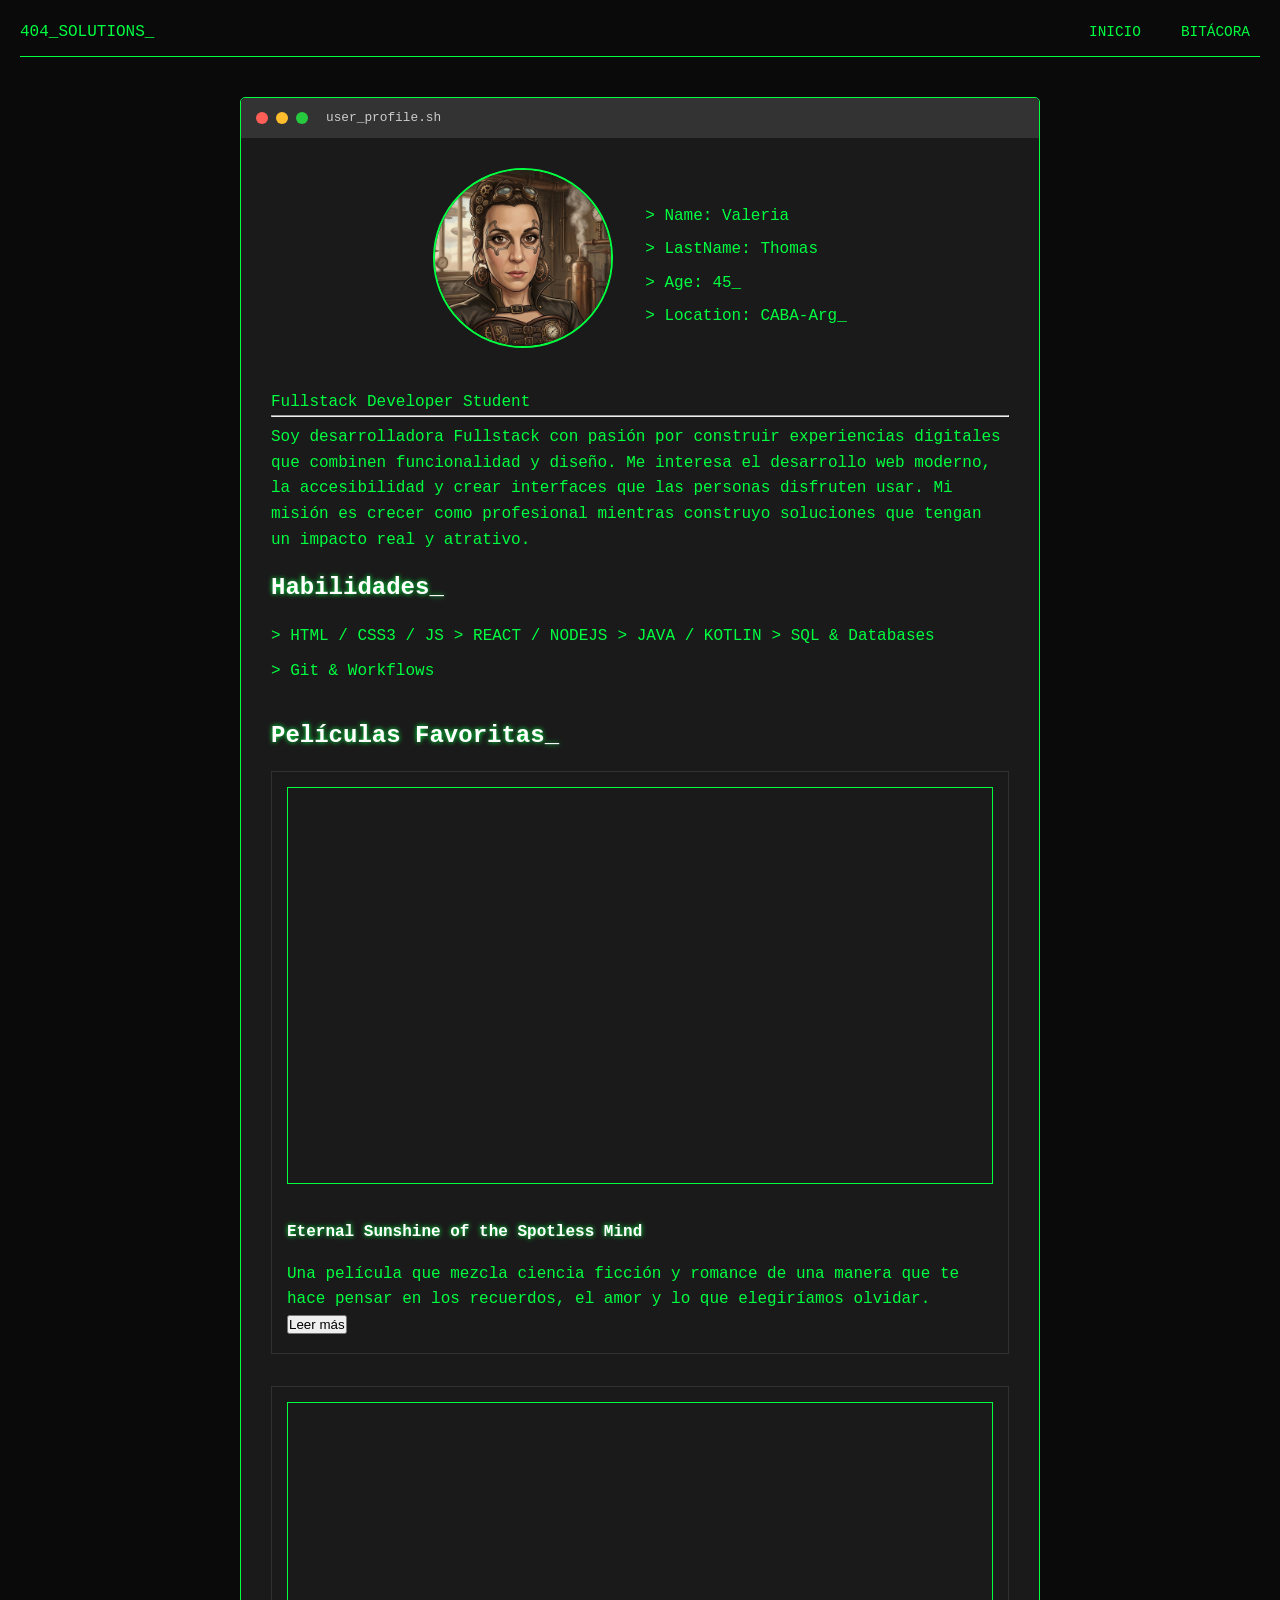
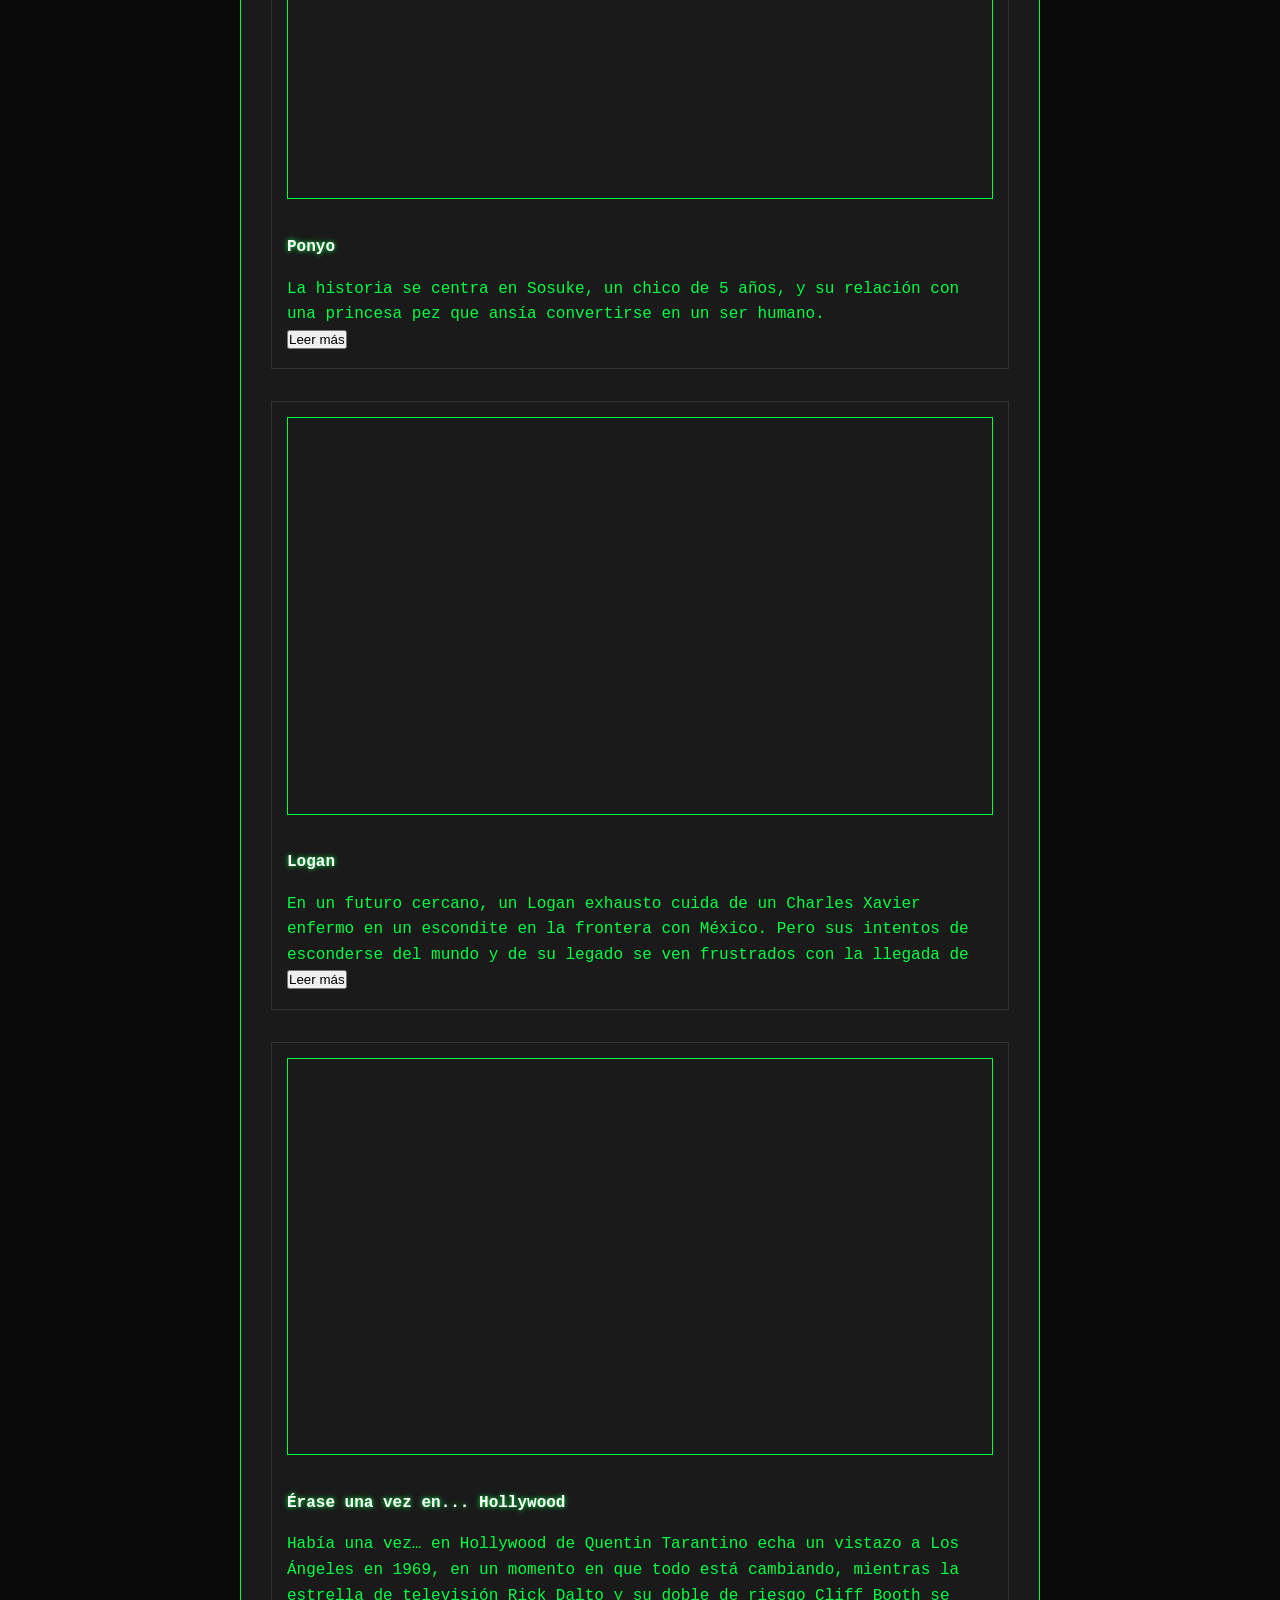
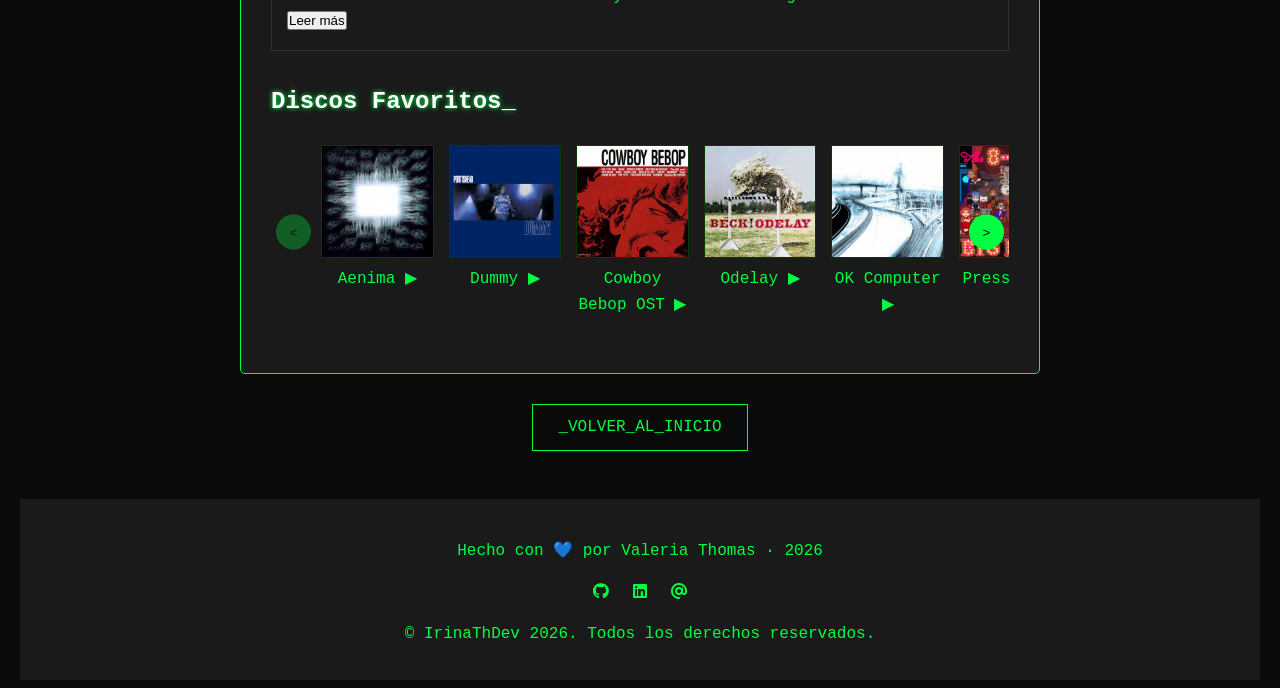
<file: valeriat.html>
<!DOCTYPE html>
<html lang="es">

<head>
    <meta charset="UTF-8">
    <meta name="viewport" content="width=device-width, initial-scale=1.0">
    <!-- <link rel="stylesheet" href="css/styles.css"> -->
    <link rel="stylesheet" href="css/styles-valeria.css">
    <!-- Google Fonts: Expletus Sans (body), Spinnaker (headings), Fuzzy Bubbles (decorativo) -->
    <link rel="preconnect" href="https://fonts.googleapis.com">
    <link rel="preconnect" href="https://fonts.gstatic.com" crossorigin>
    <!--link
        href="https://fonts.googleapis.com/css2?family=Expletus+Sans:ital,wght@0,400..700;1,400..700&family=Fuzzy+Bubbles:wght@400;700&family=Spinnaker&display=swap"
        rel="stylesheet"-->
    <link rel="stylesheet" href="https://cdnjs.cloudflare.com/ajax/libs/font-awesome/6.7.2/css/all.min.css" />

    <title>Perfil: ValeriaT</title>
</head>

<body class="terminal-theme">
    <header>
        <nav class="nav-container">
            <div class="logo">404_SOLUTIONS_</div>
            <ul class="nav-links">
                <li><a href="index.html" class="btn-primary">Inicio</a></li>
                <li><a href="bitacora.html" class="btn-primary">Bitácora</a></li>
            </ul>
        </nav>
    </header>

    <!-- <<< ----------- * ----------- Header Celular ----------- * ----------- >>> -->

    <!-- <<< ----------- Menu Hamburguesa ----------- >>> -->

    <header class="two-columns">
        <a href="index.html" class="oculto logo">404_SOLUTIONS_</a>
        <div class="menu-hamburguesa">
            <!-- <<< ----------- Boton Menu Hamburguesa ----------- >>> -->
            <button id="abrir" class="abrir-menu"><img class="img-abrir" src="/img/iconos-mario/menu.png"
                    alt="menu"></button>
            <nav class="nav" id="nav">
                <button id="cerrar" class="cerrar-menu"><img class="img-cerrar" src="/img/iconos-mario/cerrar.png"
                        alt="cerrar"></button>
                <ul class="nav-list">
                    <li><a href="index.html" class="two-columns"><img class="img-ico"
                                src="/img/iconos-mario/boton-de-inicio.png" alt="inicio">Inicio_</a></li>
                </ul>
                <ul class="nav-list">
                    <li><a href="bitacora.html" class="two-columns"><img class="img-ico"
                                src="/img/iconos-mario/editar.png" alt="bitacora">Bitácora_</a></li>
                </ul>
                <ul class="nav-list">
                    <li><a href="#sobre-mi" class="two-columns"><img class="img-ico" src="/img/iconos-mario/usuario.png"
                                alt="sobre-mi">Sobre Mí_</a></li>
                </ul>
                <ul class="nav-list">
                    <li><a href="#peliculas" class="two-columns"><img class="img-ico" src="/img/iconos-mario/movie.png"
                                alt="movie">Peliculas_</a></li>
                </ul>
                <ul class="nav-list">
                    <li><a href="#habilidades" class="two-columns"><img class="img-ico"
                                src="/img/iconos-mario/colaboracion.png" alt="habilidades">Habilidades_</a></li>
                </ul>
                <ul class="nav-list">
                    <li><a href="#discos" class="two-columns"><img class="img-ico" src="/img/iconos-mario/musica.png"
                                alt="musica">Discos_</a></li>
                </ul>
            </nav>
        </div>
    </header>

    <main class="profile-main">
        <article class="profile-card">
            <div class="terminal-header">
                <span class="dot red"></span>
                <span class="dot yellow"></span>
                <span class="dot green"></span>
                <span class="title">user_profile.sh</span>
            </div>

            <div class="profile-content" id="sobre-mi">
                <div class="profile-header-flex">
                    <div class="profile-image">
                        <!-- Imagen de perfil -->
                        <img src="./img/img-valeria/avatar_vale.png" alt="avatar estilo steam punk retro"
                            title="avatar de mujer estilo steampunk retro" class="avatar-img">
                    </div>
                    <div class="profile-data-box">
                        <p>&gt; Name: Valeria</p>
                        <p>&gt; LastName: Thomas</p>
                        <p>&gt; Age: 45_</p>
                        <p>&gt; Location: CABA-Arg_</p>
                    </div>

                </div>

                <section class="profile-info">
                    <p class="role">Fullstack Developer Student</p>
                    <hr>
                    <p class="description">
                        Soy desarrolladora Fullstack con pasión por construir experiencias digitales que combinen
                        funcionalidad y diseño. Me interesa el desarrollo web moderno, la accesibilidad y crear
                        interfaces que las personas disfruten usar. Mi misión es crecer como profesional mientras
                        construyo soluciones que tengan un impacto real y atrativo.
                        <br>
                    </p>
                    <h2 id="habilidades">Habilidades_</h2>
                    <ul class="skills">
                        <li>HTML / CSS3 / JS</li>
                        <li>REACT / NODEJS</li>
                        <li>JAVA / KOTLIN</li>
                        <li>SQL & Databases</li>
                        <li>Git & Workflows</li>
                    </ul>

                    <!-- PELICULAS -->
                    <section class="media-section" id="peliculas">
                        <h2>Películas Favoritas_</h2>
                        <div class="contenedor-peliculas">
                            <iframe src="https://www.youtube.com/embed/Lv4BNEn4kKo?si=mV__HEcEmaM6HnUl"
                                title="YouTube video player" frameborder="0" allow="accelerometer; 
                            autoplay; clipboard-write; encrypted-media; gyroscope; picture-in-picture;
                            web-share" referrerpolicy="strict-origin-when-cross-origin" allowfullscreen></iframe>
                            <h4>Eternal Sunshine of the Spotless Mind</h4>
                            <div class="contenedor">
                                <p class="description-peliculas parrafo-expandible parrafo-resumido">
                                    Una película que mezcla ciencia ficción y romance de una manera que te
                                    hace pensar en los recuerdos, el amor y lo que elegiríamos olvidar.
                                </p>
                                <button class="btn-leer" aria-expanded="false">Leer más</button>
                            </div>
                        </div>

                        <div class="contenedor-peliculas">
                            <iframe src="https://www.youtube.com/embed/n24T9bG4deY?si=lotTeGy8rMzG5pae"
                                title="YouTube video player" frameborder="0"
                                allow="accelerometer; autoplay; clipboard-write; encrypted-media; gyroscope; picture-in-picture; web-share"
                                referrerpolicy="strict-origin-when-cross-origin" allowfullscreen></iframe>
                            <div class="tarjeta">
                                <h4>Ponyo</h4>
                                <div class="contenedor">
                                    <p class="description-peliculas parrafo-expandible parrafo-resumido">
                                        La historia se centra en Sosuke, un chico de 5 años,
                                        y su relación con una princesa pez que ansía convertirse en un ser humano.
                                    </p>
                                    <button class="btn-leer" aria-expanded="false">Leer más</button>
                                </div>
                            </div>
                        </div>

                        <div class="contenedor-peliculas">
                            <iframe src="https://www.youtube.com/embed/atu1yOOXIz0?si=mgKiJ5rLKOvpCKMn"
                                title="YouTube video player" frameborder="0"
                                allow="accelerometer; autoplay; clipboard-write; encrypted-media; gyroscope; picture-in-picture; web-share"
                                referrerpolicy="strict-origin-when-cross-origin" allowfullscreen></iframe>
                            <div class="tarjeta">
                                <h4>Logan</h4>
                                <div class="contenedor">
                                    <p class="description-peliculas parrafo-expandible parrafo-resumido">
                                        En un futuro cercano, un Logan exhausto cuida de un Charles Xavier enfermo en un
                                        escondite
                                        en la frontera con México. Pero sus intentos de esconderse del mundo y de su
                                        legado se ven
                                        frustrados con la llegada de una joven mutante, perseguido por fuerzas oscuras.
                                    </p>
                                    <button class="btn-leer" aria-expanded="false">Leer más</button>
                                </div>
                            </div>
                        </div>

                        <div class="contenedor-peliculas">
                            <iframe src="https://www.youtube.com/embed/ELeMaP8EPAA?si=1rotErigNTzgGqxu"
                                title="YouTube video player" frameborder="0"
                                allow="accelerometer; autoplay; clipboard-write; encrypted-media; gyroscope; picture-in-picture; web-share"
                                referrerpolicy="strict-origin-when-cross-origin" allowfullscreen></iframe>
                            <h4>Érase una vez en... Hollywood</h4>
                            <div class="contenedor">
                                <p class="description-peliculas parrafo-expandible parrafo-resumido">
                                    Había una vez… en Hollywood de Quentin Tarantino echa un vistazo a Los Ángeles en
                                    1969, en un
                                    momento en que todo está cambiando, mientras la estrella de televisión Rick Dalto y
                                    su doble de
                                    riesgo Cliff Booth se abren paso en una industria que ya casi no reconocen. La
                                    novena película
                                    del escritor/director presenta un gran elenco y múltiples tramas en un tributo a los
                                    momentos
                                    finales de la Era...
                                </p>
                                <button class="btn-leer" aria-expanded="false">Leer más</button>
                            </div>
                        </div>
                    </section>

                    <!-- MUSICA -->
                    <section class="media-section" id="discos">
                        <h2>Discos Favoritos_</h2>
                        <div class="carrusel-container">
                            <button class="carrusel-btn prev" aria-label="Anterior">&lt;</button>
                            <div class="discos-favoritos">
                                <figure class="disco-item">
                                    <img src="img/img-valeria/Aenima.jpg" alt="Portada disco Aenima - Tool">
                                    <figcaption>Aenima
                                        <a href="https://www.youtube.com/watch?v=BC6B4G3za9M&list=RDBC6B4G3za9M&start_radio=1"
                                            target="_blank" rel="noopener noreferrer"
                                            aria-label="Escuchar Aenima en YouTube">▶</a>
                                    </figcaption>
                                </figure>
                                <figure class="disco-item">
                                    <img src="img/img-valeria/Dummy.jpg" alt="Portada disco Dummy - PortisHead">
                                    <figcaption>Dummy
                                        <a href="https://www.youtube.com/watch?v=cXf2bvfSKOs" target="_blank"
                                            rel="noopener noreferrer" aria-label="Escuchar Dummy en YouTube">▶</a>
                                    </figcaption>
                                </figure>
                                <figure class="disco-item">
                                    <img src="img/img-valeria/CowboyBebop.jpg"
                                        alt="Portada Cowboy Bebop - The Seatbelts">
                                    <figcaption>Cowboy Bebop OST
                                        <a href="https://www.youtube.com/watch?v=6Hj6hPqKiS4" target="_blank"
                                            rel="noopener noreferrer"
                                            aria-label="Escuchar Cowboy Bebop OST en YouTube">▶</a>
                                    </figcaption>
                                </figure>
                                <figure class="disco-item">
                                    <img src="img/img-valeria/Odelay.jpg" alt="Portada Odelay - Beck">
                                    <figcaption>Odelay
                                        <a href="https://www.youtube.com/watch?v=5sdQVVggJu4&list=RD5sdQVVggJu4&start_radio=1&t=4s&pp=ygUWYmVjayBmdWxsIGFsYnVtIG9kZWxheaAHAQ%3D%3D"
                                            target="_blank" rel="noopener noreferrer"
                                            aria-label="Escuchar Odelay en YouTube">▶</a>
                                    </figcaption>
                                </figure>
                                <figure class="disco-item">
                                    <img src="img/img-valeria/Ok-Computer-768x432.jpg"
                                        alt="Portada OK Commputer - RadioHead">
                                    <figcaption>OK Computer
                                        <a href="https://www.youtube.com/watch?v=BxDciewLqAU&list=OLAK5uy_mJxHiRiLtU_LZlY8fY9vqkuQytX6wFY6Y"
                                            target="_blank" rel="noopener noreferrer"
                                            aria-label="Escuchar OK Computer en YouTube">▶</a>
                                    </figcaption>
                                </figure>
                                <figure class="disco-item">
                                    <img src="img/img-valeria/8bitBand.jpg" alt="Portada Press Start - 8bit Big Band">
                                    <figcaption>Press Start
                                        <a href="https://www.youtube.com/watch?v=dNB0XgQaSNM" target="_blank"
                                            rel="noopener noreferrer" aria-label="Escuchar Press Start en YouTube">▶</a>
                                    </figcaption>
                                </figure>
                            </div>
                            <button class="carrusel-btn next" aria-label="Siguiente">&gt;</button>
                        </div>
                    </section>
                </section>

            </div><!-- fin de tarjeta de perfil -->
        </article>


        <div class="back-navigation">
            <a href="index.html" class="nav-button">_VOLVER_AL_INICIO</a>
        </div>
    </main>


    <!-- =========================================
        FOOTER: Pie de página con redes sociales
        ========================================== -->
    <footer class="site-footer">
        <div class="footer-inner">
            <p>Hecho con 💙 por Valeria Thomas · 2026 </p>
            <!-- Posibilidad de ampliar redes sociales
                <i class="fa fa-map-marker" aria-hidden="true"></i>
                <i class="fab fa-facebook"></i>
                <i class="fab fa-instagram"></i>
                <i class="fab fa-x"></i>
                <i class="fab fa-discord"></i>
                <i class="fab fa-whatsapp"></i>  -->
            <nav aria-label="Redes sociales">
                <ul class="footer-links">
                    <li>
                        <a href="https://github.com/irinath" target="_blank" rel="noopener noreferrer"
                            class="footer-link" aria-label="GitHub"><i class="fab fa-github" aria-hidden="true"></i></a>
                    </li>
                    <li>
                        <a href="https://linkedin.com/" target="_blank" rel="noopener noreferrer" class="footer-link"
                            aria-label="LinkedIn"><i class="fab fa-linkedin" aria-hidden="true"></i></a>
                    </li>
                    <li>
                        <a href="mailto:vthoms@mail.com" class="footer-link" aria-label="Enviar correo"><i
                                class="fab fa-at" aria-hidden="true"></i></a>
                    </li>

                </ul>
                <p class="rights">© IrinaThDev 2026. Todos los derechos reservados.</p>
            </nav>
        </div>
    </footer>
    <script src="js/script-mario.js"></script>
    <script src="js/carrusel.js"></script>
    <script src="js/main.js"></script>
</body>

</html>
</file>
<file: css/styles.css>
/* Importación de Google Fonts [cite: 60, 95] */
@import url("https://fonts.googleapis.com/css2?family=JetBrains+Mono:wght@400;700&display=swap");

:root {
  --bg-color: #0a0a0a;
  --terminal-green: #00ff41;
  --dark-green: #003b00;
  --text-accent: #ffffff;
  --link-color: #008f11;
  --surface-color: #333;
}

* {
  box-sizing: border-box;
  margin: 0;
  padding: 0;
}

html {
  scroll-behavior: smooth;
}

body {
  background-color: var(--bg-color);
  color: var(--terminal-green);
  font-family: "JetBrains Mono", monospace;
  line-height: 1.6;
  margin: 0;
  padding: 20px;
}

/* Navegación  */
header {
  /* position:sticky;
  top:0; */
  width: 100%;
  /* z-index: 1000; */
  background-color: color-mix(in srgb, var(--bg-color), transparent 20%);
}

.nav-container {
  display: flex;
  flex-direction: column;
  align-items: center;
  gap: 10px;
  border-bottom: 1px solid var(--terminal-green);
  padding: 12px 10px;
  margin: 0 auto 40px auto;
  width: 100%;
  max-width: 1300px;
}

.nav-links {
  list-style: none;
  display: flex;
  flex-wrap: wrap;
  justify-content: center;
  gap: 12px;
  margin: 0;
  padding: 0;
}

.nav-links li {
  display: flex;
  align-items: center;
  gap: 3px;
}

.nav-links li::before {
  content: ">";
  color: #8da392;
  font-weight: bold;
  font-size: 0.85rem;
}

.nav-links li:hover::before {
  color: var(--terminal-green);
  animation: blink 2.5s step-end infinite;
}

.nav-links a {
  color: var(--terminal-green);
  text-decoration: none;
  text-transform: uppercase;
  font-size: 0.85rem;
  /* Letra chica */
  padding: 2px 4px;
  transition:
    background-color 0.3s ease,
    color 0.3s ease;
}

.nav-links li:hover a {
  background: var(--terminal-green);
  color: var(--bg-color);
}

.logo {
  color: var(--terminal-green);
  font-size: 0.85rem;
  text-decoration: none;
  transition: text-shadow 0.3s ease;
}

.logo:hover {
  text-shadow: 0 0 8px var(--terminal-green);
}

/* Menu Hamburguesa */
.dos-columnas {
  display: grid;
  grid-template-columns: 1fr 1fr;
  align-items: center;
}

@media (min-width: 769px) {

  .menu-hamburguesa,
  .oculto {
    display: none;
  }
}

@media (max-width: 768px) {
  .nav-container {
    display: none;
  }

  .menu-hamburguesa {
    z-index: 100;
    display: flex;
    flex-wrap: wrap;
    width: 100%;
    justify-content: right;
    align-items: center;
    text-align: center;
    top: 0px;
    right: 0px;
    left: 0px;
  }

  .img-ico {
    width: 30px;
    height: 30px;
    margin: 5px;
    filter: brightness(0) invert(1);
  }

  .two-columns {
    display: grid;
    grid-template-columns: 0.5fr 1fr;
    align-items: center;
  }

  .nav {
    z-index: 100;
    opacity: 0;
    visibility: hidden;
    display: flex;
    flex-direction: column;
    align-items: end;
    gap: 0.5rem;
    position: absolute;
    top: 0px;
    right: 0px;
    background-color: var(--bg-color);
    padding: 15px;
    box-shadow: 0 0 0 1000vmax rgba(0, 0, 0, 0.7);
  }

  .nav.visible {
    z-index: 100;
    opacity: 1;
    visibility: visible;
  }

  .two-columns {
    display: grid;
    min-width: 250px;
    grid-template-columns: 0.5fr 1.5fr;
  }

  .nav-list {
    display: flex;
    flex-direction: column;
    width: 100%;
    padding: 10px;
    list-style: none;
    text-align: right;
    gap: 1rem;
    right: 1px;
    font-size: 20px;
  }

  .nav-list li a {
    text-decoration: none;
    color: white;
    padding: 1rem;
    padding: 0px;
    border: solid 1px var(--terminal-green);
    border-radius: 5px;
    padding: 10px;
  }

  .nav-list li a:hover {
    background-color: rgba(204, 204, 204, 0.7);
  }

  .abrir-menu,
  .cerrar-menu {
    display: block;
    border: 0px;
    font-size: 1.25rem;
    background-color: transparent;
  }

  .abrir-menu {
    color: black;
  }

  .cerrar-menu {
    color: white;
  }

  .img-abrir {
    width: 35px;
    height: 35px;
  }

  .img-cerrar {
    width: 25px;
    height: 25px;
  }
}

/* Secciones */
h1,
h2 {
  color: var(--text-accent);
  text-shadow: 0 0 5px var(--terminal-green);
}

/* Hero Section Mejorado */
#hero {
  padding: 60px 20px;
  text-align: center;
  position: relative;
  overflow: hidden;
}

#hero::before {
  content: "";
  position: absolute;
  top: 0;
  left: 0;
  right: 0;
  bottom: 0;
  background: repeating-linear-gradient(0deg,
      transparent,
      transparent 2px,
      rgba(0, 255, 65, 0.03) 2px,
      rgba(0, 255, 65, 0.03) 4px);
  pointer-events: none;
  animation: scanlines 8s linear infinite;
}

@keyframes scanlines {
  0% {
    transform: translateY(0);
  }

  100% {
    transform: translateY(20px);
  }
}

.hero-content {
  position: relative;
  z-index: 1;
  max-width: 800px;
  margin: 0 auto;
}

.terminal-prompt {
  font-size: 0.9rem;
  margin-bottom: 20px;
  opacity: 0;
  animation: fadeIn 0.5s ease forwards;
}

.prompt-symbol {
  color: var(--terminal-green);
  margin-right: 5px;
}

.prompt-text {
  color: var(--text-accent);
}

@keyframes fadeIn {
  to {
    opacity: 1;
  }
}

.glitch-text {
  font-size: clamp(2rem, 5vw, 3.5rem);
  margin: 20px 0;
  position: relative;
  animation: glitch 3s infinite;
}

@media (max-width: 600px) {
  .glitch-text {
    font-size: 1.2rem;
  }

  .integrantes {
    font-size: 1rem;
  }

}

@keyframes glitch {

  0%,
  90%,
  100% {
    transform: translate(0);
  }

  92% {
    transform: translate(-2px, 2px);
  }

  94% {
    transform: translate(2px, -2px);
  }

  96% {
    transform: translate(-2px, -2px);
  }
}

.hero-description {
  font-size: 1.1rem;
  color: var(--text-accent);
  margin: 30px 0;
  line-height: 1.8;
}

.hero-stats {
  display: flex;
  justify-content: center;
  gap: 40px;
  margin: 40px 0;
  flex-wrap: wrap;
}

.stat-item {
  display: flex;
  flex-direction: column;
  align-items: center;
  padding: 20px;
  border: 1px solid var(--terminal-green);
  background: rgba(0, 255, 65, 0.05);
  min-width: 120px;
  transition: all 0.3s ease;
}

.stat-item:hover {
  background: rgba(0, 255, 65, 0.1);
  box-shadow: 0 0 20px rgba(0, 255, 65, 0.3);
  transform: translateY(-5px);
}

.stat-number {
  font-size: 2rem;
  font-weight: bold;
  color: var(--terminal-green);
  text-shadow: 0 0 10px var(--terminal-green);
}

.stat-label {
  font-size: 0.8rem;
  color: var(--text-accent);
  margin-top: 5px;
}

.pulse-button {
  animation: pulse 2s infinite;
  position: relative;
  overflow: hidden;
}

@keyframes pulse {

  0%,
  100% {
    box-shadow: 0 0 0 0 rgba(0, 255, 65, 0.7);
  }

  50% {
    box-shadow: 0 0 0 10px rgba(0, 255, 65, 0);
  }
}

.button-icon {
  margin-right: 8px;
}

.hero-decoration {
  margin-top: 2.5rem;
  padding: 0;
  border: 0.0625rem solid var(--terminal-green);
  background: rgba(0, 0, 0, 0.8);
  text-align: left;
  max-width: 37.5rem;
  margin-left: auto;
  margin-right: auto;
  border-radius: 0.3125rem;
  overflow: hidden;
}

.terminal-window-header {
  background: #1a1a1a;
  padding: 0.5rem 0.9375rem;
  display: flex;
  align-items: center;
  gap: 0.5rem;
  border-bottom: 0.0625rem solid var(--terminal-green);
}

.term-dot {
  height: 0.75rem;
  width: 0.75rem;
  border-radius: 50%;
  display: inline-block;
}

.term-dot.red {
  background: #ff5f56;
}

.term-dot.yellow {
  background: #ffbd2e;
}

.term-dot.green {
  background: #27c93f;
}

.term-title {
  color: var(--terminal-green);
  font-size: 0.8rem;
  margin-left: 0.625rem;
  font-family: "JetBrains Mono", monospace;
}

.code-lines {
  display: flex;
  flex-direction: column;
  gap: 0.5rem;
  padding: 1.25rem;
  height: 12.5rem;
  overflow-y: auto;
  scroll-behavior: smooth;
}

.code-lines::-webkit-scrollbar {
  width: 0.5rem;
}

.code-lines::-webkit-scrollbar-track {
  background: rgba(0, 0, 0, 0.3);
}

.code-lines::-webkit-scrollbar-thumb {
  background: var(--terminal-green);
  border-radius: 0.25rem;
}

.code-lines::-webkit-scrollbar-thumb:hover {
  background: var(--link-color);
}

.terminal-prompt {
  color: var(--terminal-green);
  font-weight: bold;
  margin-right: 5px;
}

.code-line {
  font-size: 0.85rem;
  color: var(--terminal-green);
  display: block;
}

.status-ok {
  color: #00ff00;
  font-weight: bold;
  text-shadow: 0 0 5px #00ff00;
}

/* Team Section Mejorado */
#team-list {
  padding: 60px 20px;
}

.section-header {
  text-align: center;
  margin-bottom: 50px;
}

.section-header h2 {
  margin-bottom: 10px;
}

.section-subtitle {
  color: var(--text-accent);
  font-size: 0.9rem;
  opacity: 0.7;
}

/* Grid de Integrantes Mejorado */
.grid-container {
  display: grid;
  gap: 25px;
  margin-top: 20px;
  grid-template-columns: repeat(auto-fit, minmax(250px, 1fr));
  max-width: 1400px;
  margin-left: auto;
  margin-right: auto;
  justify-items: center;
}

/* Para 5 elementos: 3 arriba, 2 abajo centrados */
.grid-container {
  display: flex;
  flex-wrap: wrap;
  gap: 25px;
  margin-top: 20px;
  justify-content: center;
  max-width: 1400px;
  margin-left: auto;
  margin-right: auto;
}

.team-card {
  border: 2px solid var(--terminal-green);
  padding: 25px;
  text-decoration: none;
  color: var(--terminal-green);
  background: rgba(0, 0, 0, 0.5);
  transition: all 0.3s ease;
  position: relative;
  overflow: hidden;
  display: flex;
  flex-direction: column;
  width: 280px;
  flex-shrink: 0;
}

.team-card::before {
  content: "";
  position: absolute;
  top: 0;
  left: -100%;
  width: 100%;
  height: 100%;
  background: linear-gradient(90deg,
      transparent,
      rgba(0, 255, 65, 0.1),
      transparent);
  transition: left 0.5s ease;
}

.team-card:hover::before {
  left: 100%;
}

.team-card:hover {
  background-color: rgba(0, 59, 0, 0.3);
  box-shadow: 0 0 30px rgba(0, 255, 65, 0.4);
  transform: translateY(-10px);
  border-color: var(--text-accent);
}

.team-card.card-disabled {
  opacity: 0.5;
  cursor: not-allowed;
}

.team-card.card-disabled:hover {
  transform: none;
  box-shadow: none;
  background-color: rgba(0, 0, 0, 0.5);
}

.card-header {
  display: flex;
  justify-content: space-between;
  align-items: center;
  margin-bottom: 15px;
}

.card-avatar {
  width: 60px;
  height: 60px;
  border-radius: 50%;
  overflow: hidden;
  border: 2px solid var(--terminal-green);
  display: flex;
  align-items: center;
  justify-content: center;
  background: rgba(0, 0, 0, 0.8);
  box-shadow: 0 0 10px rgba(0, 255, 65, 0.3);
}

.avatar-img {
  width: 100%;
  height: 100%;
  object-fit: cover;
  filter: grayscale(100%) contrast(1.2);
  transition: filter 0.3s ease;
}

.team-card:hover .avatar-img {
  filter: grayscale(0%) contrast(1);
}

.avatar-placeholder {
  font-size: 2rem;
  color: var(--terminal-green);
  font-weight: bold;
}

.card-icon {
  font-size: 2rem;
}

.card-status {
  font-size: 0.7rem;
  color: var(--terminal-green);
  font-weight: bold;
  animation: blink 2s infinite;
}

.card-status.offline {
  color: #666;
  animation: none;
}

@keyframes blink {

  0%,
  50%,
  100% {
    opacity: 1;
  }

  25%,
  75% {
    opacity: 0.5;
  }
}

.card-name {
  font-size: 1.5rem;
  color: var(--text-accent);
  margin: 10px 0;
  text-shadow: 0 0 5px var(--terminal-green);
}

.card-role {
  font-size: 0.9rem;
  color: var(--terminal-green);
  margin-bottom: 20px;
}

.card-footer {
  margin-top: auto;
  text-align: right;
}

.card-arrow {
  font-size: 1.5rem;
  color: var(--terminal-green);
  transition: transform 0.3s ease;
  display: inline-block;
}

.team-card:hover .card-arrow {
  transform: translateX(10px);
}

.card-link {
  border: 1px solid var(--terminal-green);
  padding: 15px;
  text-decoration: none;
  color: var(--terminal-green);
  text-align: center;
  transition: all 0.3s ease;
}

.card-link:hover {
  background-color: var(--dark-green);
  box-shadow: 0 0 10px var(--terminal-green);
}

/* Botón de Interacción */
.nav-button {
  background-color: transparent;
  border: 1px solid var(--terminal-green);
  color: var(--terminal-green);
  padding: 10px 20px;
  font-family: inherit;
  cursor: pointer;
  margin-top: 15px;
}

.nav-button:hover {
  background-color: var(--terminal-green);
  color: var(--bg-color);
}

/* Perfil y Tarjeta */
.profile-main {
  display: flex;
  flex-direction: column;
  align-items: center;
  padding: 20px;
}

.profile-card {
  background: #1a1a1a;
  border: 1px solid var(--terminal-green);
  width: 100%;
  max-width: 800px;
  border-radius: 5px;
  overflow: hidden;
  margin-bottom: 30px;
}

.terminal-header {
  background: #333;
  padding: 8px 15px;
  display: flex;
  align-items: center;
  gap: 8px;
}

.dot {
  height: 12px;
  width: 12px;
  border-radius: 50%;
  display: inline-block;
}

.red {
  background: #ff5f56;
}

.yellow {
  background: #ffbd2e;
}

.green {
  background: #27c93f;
}

.title {
  color: #ccc;
  font-size: 0.8rem;
  margin-left: 10px;
}

.profile-content {
  display: flex;
  flex-wrap: wrap;
  padding: 30px;
  gap: 30px;
}

.profile-image img {
  width: 200px;
  height: 200px;
  border: 2px solid var(--terminal-green);
  filter: grayscale(1) contrast(1.2);
  object-fit: cover;
}

.profile-info h1 {
  margin-top: 0;
  font-size: 1.5rem;
}

.role {
  color: var(--text-accent);
  font-weight: bold;
}

.skills {
  list-style: none;
  padding: 0;
  display: flex;
  flex-wrap: wrap;
  gap: 10px;
}

.skills li::before {
  content: "> ";
}

.back-navigation {
  margin-top: 20px;
  text-align: center;
  padding: 20px;
}

.back-navigation .nav-button {
  display: inline-block;
  background-color: transparent;
  border: 1px solid var(--terminal-green);
  color: var(--terminal-green);
  padding: 10px 20px;
  font-family: inherit;
  cursor: pointer;
  text-decoration: none;
  transition:
    background-color 0.3s ease,
    color 0.3s ease;
}

.back-navigation .nav-button:hover {
  background-color: var(--terminal-green);
  color: var(--bg-color);
}

/* Ajuste Responsivo para la Tarjeta */
@media (max-width: 600px) {
  .profile-content {
    flex-direction: column;
    align-items: center;
    text-align: center;
  }

  .skills {
    justify-content: center;
  }
}

/* Estilos para Bitácora */
#bitacora {
  max-width: 900px;
  margin: 0 auto;
  padding: 20px;
}

#bitacora h1 {
  margin-bottom: 10px;
}

#bitacora>p {
  color: var(--text-accent);
  margin-bottom: 40px;
  font-size: 0.9rem;
}

.bitacora-entry {
  background: #1a1a1a;
  border: 1px solid var(--terminal-green);
  border-radius: 5px;
  padding: 25px;
  margin-bottom: 30px;
}

.bitacora-entry h2 {
  color: var(--terminal-green);
  margin-top: 0;
  margin-bottom: 20px;
  font-size: 1.3rem;
}

.bitacora-entry ul {
  list-style: none;
  padding-left: 0;
}

.bitacora-entry ul li {
  color: var(--text-accent);
  margin-bottom: 15px;
  padding-left: 20px;
  position: relative;
}

.bitacora-entry ul li::before {
  content: "> ";
  color: var(--terminal-green);
  position: absolute;
  left: 0;
}

.bitacora-entry ul ul {
  margin-top: 10px;
  padding-left: 20px;
}

.bitacora-entry ul ul li {
  font-size: 0.9rem;
  margin-bottom: 8px;
}

.bitacora-entry strong {
  color: var(--terminal-green);
}

/* FOOTER  */
.main-footer {
  border-top: 1px solid var(--terminal-green);
  padding: 40px 20px;
  margin-top: 60px;
  position: relative;
  display: flex;
  flex-direction: column;
  align-items: center;
  text-align: center;
  /* gap: 20px; */
}

.footer-copy {
  color: var(--terminal-green);
  font-weight: bold;
  font-size: 1rem;
  margin-bottom: 5px;
}

@media (max-width: 600px) {

  .footer-copy,
  .footer-copy p {
    font-size: 0.7rem;
  }
}

.licencia {
  font-size: 0.9rem;
  margin-top: 5px;
}

.verde-fuerte {
  color: var(--terminal-green);
  font-weight: bold;
}

.texto-opaco {
  color: #8da392;
  transition: color 0.3s ease;
}

.footer-redes {
  margin-top: 10px;
}

.enlace-repo {
  display: inline-flex;
  align-items: center;
  gap: 8px;
  text-decoration: none;
  font-size: 0.95rem;
  transition: all 0.3s ease;
}

.enlace-repo i {
  font-size: 1.2rem;
  color: #8da392;
  transition: color 0.3s ease;
}

.enlace-repo:hover .texto-opaco,
.enlace-repo:hover i {
  color: var(--terminal-green);
  text-shadow: 0 0 5px var(--terminal-green);
}

/* Contenedor y botón subir */
.btn-subir-container {
  position: relative;
  margin-top: 20px;
}

.btn-subir {
  display: inline-flex;
  align-items: center;
  justify-content: center;
  width: 45px;
  height: 45px;
  border: 2px solid var(--terminal-green);
  border-radius: 50%;
  background-color: transparent;
  color: var(--terminal-green);
  font-size: 1.2rem;
  text-decoration: none;
  transition: all 0.3s ease;
}

/* hover boton subir */
.btn-subir:hover {
  background-color: #8da392;
  border-color: #8da392;
  color: var(--bg-color);
  box-shadow: none;
}

/* BREAKPOINTS OBLIGATORIOS  */

/* Móvil Pequeño (400px) */
@media (min-width: 400px) {
  .nav-container {
    flex-direction: row;
    /* Desapila el menú */
    justify-content: space-between;
  }

  .grid-container {
    justify-content: center;
  }

  .team-card {
    width: 100%;
    max-width: 350px;
  }
}

/* Tablets (900px)  */
@media (min-width: 900px) {
  .nav-container {
    padding: 5px 0 12px 0;
    /* Recupera altura normal */
  }

  .logo {
    font-size: 1.1rem;
    /* Logo tamaño normal */
  }

  .nav-links {
    gap: 20px;
    /* Separación normal */
  }

  .nav-links li {
    gap: 8px;
    /* > despegado */
  }

  .nav-links li::before {
    font-size: 0.9rem;
    /* Símbolo normal */
  }

  .nav-links a {
    font-size: 0.9rem;
    /* Letra normal */
    padding: 2px 6px;
  }

  .grid-container {
    justify-content: center;
  }

  .team-card {
    width: 280px;
  }

  .btn-subir-container {
    position: absolute;
    top: 50%;
    transform: translateY(-50%);
    right: 2%;
    margin-top: 0;
  }
}

/* Escritorio (1200px) */
@media (min-width: 1200px) {
  body {
    max-width: 1400px;
    margin: 0 auto;
  }

  .grid-container {
    justify-content: center;
  }
}


/* ── BITÁCORA STYLES ── */
    .bitacora-hero {
      text-align: center;
      padding: 40px 20px 30px;
      border-bottom: 1px solid rgba(0,255,65,0.2);
      margin-bottom: 50px;
    }

    .bitacora-hero .prompt-line {
      color: rgba(0,255,65,0.5);
      font-size: 0.85rem;
      margin-bottom: 10px;
    }

    .bitacora-hero h1 {
      font-size: clamp(1.4rem, 4vw, 2.2rem);
      color: var(--terminal-green);
      text-shadow: 0 0 20px rgba(0,255,65,0.4);
      margin-bottom: 12px;
    }

    .bitacora-hero p {
      color: #8da392;
      font-size: 0.9rem;
    }

    /* ── TABS ── */
    .bitacora-tabs {
      display: flex;
      gap: 0;
      border-bottom: 1px solid rgba(0,255,65,0.3);
      margin-bottom: 40px;
      overflow-x: auto;
      scrollbar-width: none;
    }

    .bitacora-tabs::-webkit-scrollbar { display: none; }

    .tab-btn {
      background: none;
      border: none;
      border-bottom: 2px solid transparent;
      color: #8da392;
      font-family: "JetBrains Mono", monospace;
      font-size: 0.8rem;
      padding: 10px 18px;
      cursor: pointer;
      white-space: nowrap;
      transition: all 0.2s ease;
      margin-bottom: -1px;
    }

    .tab-btn:hover { color: var(--terminal-green); }

    .tab-btn.active {
      color: var(--terminal-green);
      border-bottom-color: var(--terminal-green);
      text-shadow: 0 0 8px rgba(0,255,65,0.5);
    }

    .tab-panel { display: none; }
    .tab-panel.active { display: block; }

    /* ── ROADMAP ── */
    .roadmap {
      position: relative;
      padding-left: 30px;
      max-width: 800px;
      margin: 0 auto;
    }

    .roadmap::before {
      content: "";
      position: absolute;
      left: 8px;
      top: 0;
      bottom: 0;
      width: 1px;
      background: repeating-linear-gradient(
        180deg,
        var(--terminal-green),
        var(--terminal-green) 6px,
        transparent 6px,
        transparent 12px
      );
      opacity: 0.3;
    }

    .roadmap-item {
      position: relative;
      margin-bottom: 30px;
    }

    .roadmap-item::before {
      content: "●";
      position: absolute;
      left: -26px;
      top: 12px;
      color: var(--terminal-green);
      font-size: 0.7rem;
      text-shadow: 0 0 6px var(--terminal-green);
    }

    .roadmap-summary {
      display: flex;
      align-items: baseline;
      gap: 12px;
      cursor: pointer;
      list-style: none;
      padding: 12px 15px;
      border: 1px solid rgba(0,255,65,0.15);
      border-radius: 4px;
      background: rgba(0,255,65,0.03);
      transition: all 0.2s ease;
    }

    .roadmap-summary::-webkit-details-marker { display: none; }

    details[open] .roadmap-summary,
    .roadmap-summary:hover {
      border-color: rgba(0,255,65,0.4);
      background: rgba(0,255,65,0.07);
    }

    .roadmap-date {
      color: rgba(0,255,65,0.5);
      font-size: 0.75rem;
      white-space: nowrap;
      flex-shrink: 0;
    }

    .roadmap-title {
      color: var(--terminal-green);
      font-size: 0.9rem;
      font-weight: bold;
      flex: 1;
    }

    .roadmap-tag {
      font-size: 0.7rem;
      padding: 2px 8px;
      border-radius: 3px;
      flex-shrink: 0;
    }

    .tag-feat  { color: #00ff41; border: 1px solid rgba(0,255,65,0.4); }
    .tag-fix   { color: #ffaa00; border: 1px solid rgba(255,170,0,0.4); }
    .tag-style { color: #00aaff; border: 1px solid rgba(0,170,255,0.4); }
    .tag-docs  { color: #cc88ff; border: 1px solid rgba(204,136,255,0.4); }

    .roadmap-chevron {
      color: rgba(0,255,65,0.4);
      font-size: 0.7rem;
      transition: transform 0.2s ease;
      flex-shrink: 0;
    }

    details[open] .roadmap-chevron { transform: rotate(180deg); }

    .roadmap-content {
      padding: 15px 15px 5px;
      border: 1px solid rgba(0,255,65,0.1);
      border-top: none;
      border-radius: 0 0 4px 4px;
      background: rgba(0,0,0,0.3);
    }

    .roadmap-content p,
    .roadmap-content li {
      color: #8da392;
      font-size: 0.85rem;
      line-height: 1.7;
      margin-bottom: 6px;
    }

    .roadmap-content ul {
      padding-left: 20px;
    }

    .roadmap-content li::marker {
      color: var(--terminal-green);
      content: "» ";
    }

    .roadmap-content strong { color: var(--terminal-green); }
    .roadmap-content code {
      background: rgba(0,255,65,0.1);
      padding: 1px 5px;
      border-radius: 3px;
      font-size: 0.8rem;
    }

    /* ── COMMITS ── */
    .commits-list {
      max-width: 800px;
      margin: 0 auto;
      display: flex;
      flex-direction: column;
      gap: 8px;
    }

    .commit-item {
      display: grid;
      grid-template-columns: auto auto 1fr auto;
      gap: 12px;
      align-items: center;
      padding: 10px 14px;
      border: 1px solid rgba(0,255,65,0.1);
      border-radius: 4px;
      background: rgba(0,0,0,0.2);
      transition: border-color 0.2s;
      font-size: 0.8rem;
    }

    .commit-item:hover { border-color: rgba(0,255,65,0.3); }

    .commit-hash {
      color: rgba(0,255,65,0.5);
      font-size: 0.75rem;
      font-family: monospace;
    }

    .commit-author {
      color: #8da392;
      white-space: nowrap;
    }

    .commit-msg { color: var(--text-accent); }

    .commit-date {
      color: rgba(0,255,65,0.4);
      font-size: 0.72rem;
      white-space: nowrap;
    }

    @media (max-width: 600px) {
      .commit-item {
        grid-template-columns: 1fr;
        gap: 4px;
      }
      .commit-date { text-align: right; }
    }

    /* ── CARDS de secciones ── */
    .bitacora-cards {
      display: grid;
      grid-template-columns: 1fr;
      gap: 20px;
      max-width: 800px;
      margin: 0 auto;
    }

    @media (min-width: 700px) {
      .bitacora-cards { grid-template-columns: 1fr 1fr; }
    }

    .bcard {
      border: 1px solid rgba(0,255,65,0.2);
      border-radius: 6px;
      padding: 20px;
      background: rgba(0,255,65,0.02);
      transition: border-color 0.2s, box-shadow 0.2s;
    }

    .bcard:hover {
      border-color: rgba(0,255,65,0.4);
      box-shadow: 0 0 15px rgba(0,255,65,0.08);
    }

    .bcard-icon {
      font-size: 1.4rem;
      margin-bottom: 10px;
      display: block;
    }

    .bcard h3 {
      color: var(--terminal-green);
      font-size: 0.9rem;
      margin-bottom: 12px;
      padding-bottom: 8px;
      border-bottom: 1px solid rgba(0,255,65,0.15);
    }

    .bcard ul {
      list-style: none;
      padding: 0;
      display: flex;
      flex-direction: column;
      gap: 6px;
    }

    .bcard li {
      color: #8da392;
      font-size: 0.82rem;
      line-height: 1.5;
      padding-left: 14px;
      position: relative;
    }

    .bcard li::before {
      content: ">";
      color: var(--terminal-green);
      position: absolute;
      left: 0;
      font-size: 0.75rem;
    }

    .bcard strong { color: var(--terminal-green); }

    /* ── STATS ── */
    .bitacora-stats {
      display: grid;
      grid-template-columns: repeat(2, 1fr);
      gap: 15px;
      max-width: 600px;
      margin: 0 auto 40px;
    }

    @media (min-width: 600px) {
      .bitacora-stats { grid-template-columns: repeat(4, 1fr); }
    }

    .bstat {
      text-align: center;
      border: 1px solid rgba(0,255,65,0.2);
      border-radius: 6px;
      padding: 15px 10px;
      background: rgba(0,255,65,0.02);
    }

    .bstat-num {
      font-size: 1.8rem;
      color: var(--terminal-green);
      font-weight: bold;
      text-shadow: 0 0 10px rgba(0,255,65,0.4);
      display: block;
    }

    .bstat-label {
      font-size: 0.72rem;
      color: #8da392;
      margin-top: 4px;
    }

    /* ── SECTION TITLE ── */
    .section-label {
      color: rgba(0,255,65,0.5);
      font-size: 0.8rem;
      margin-bottom: 20px;
      display: block;
      max-width: 800px;
      margin-left: auto;
      margin-right: auto;
    }
</file>
<file: css/styles-mario.css>
/* Importación de Google Fonts [cite: 60, 95] */
@import url("https://fonts.googleapis.com/css2?family=JetBrains+Mono:wght@400;700&display=swap");

:root {
  --bg-color: #0a0a0a;
  --terminal-green: #00ff41;
  --dark-green: #003b00;
  --text-accent: #ffffff;
  --link-color: #008f11;
  --terminal-red: rgb(201, 38, 38);
  --terminal-yellow: rgb(255, 251, 24);
}

body {
  background-color: var(--bg-color);
  color: var(--terminal-green);
  font-family: "JetBrains Mono", monospace;
  line-height: 1.6;
  margin: 0;
  padding: 20px;
}

/* Navegación  */
.nav-container {
  display: flex;
  justify-content: space-between;
  align-items: center;
  border-bottom: 1px solid var(--terminal-green);
  padding-bottom: 10px;
  margin-bottom: 40px;
  width: 100%;
}

@media (max-width: 768px) {
  .nav-container {
    display: none;
  }
}

.nav-links {
  list-style: none;
  display: flex;
  gap: 20px;
  margin: 0;
}

.nav-links a {
  color: var(--terminal-green);
  text-decoration: none;
  text-transform: uppercase;
  font-size: 0.9rem;
}

.nav-links a:hover {
  background: var(--terminal-green);
  color: var(--bg-color);
}

.contenedor-nav {
  display: flex;
  flex-direction: column;
  align-items: center;
  padding: 20px;
  justify-content: center;
  align-items: center;
}

.contenedor-nav ul {
  display: flex;
  flex-wrap: wrap;
  margin-right: 30px;
  color: var(--text-accent);
  text-decoration: none;
  list-style-type: none;
}

.contenedor-nav ul li a {
  color: var(--text-accent);
  text-decoration: none;
}

.logo {
  color: var(--terminal-green);
  font-size: 0.85rem;
  text-decoration: none;
  transition: text-shadow 0.3s ease;
}

.logo:hover {
  text-shadow: 0 0 8px var(--terminal-green);
}

/* Pantalla Celulares y tablets */

/* Menu Hamburguesa */

@media (min-width: 769px) {
  .menu-hamburguesa, .oculto {
    display: none;
  }
}

@media (max-width: 768px) {
  .contenedor-nav {
    display: none;
  }

  .menu-hamburguesa {
    z-index: 100;
    display: flex;
    flex-wrap: wrap;
    width: 100%;
    justify-content: right;
    align-items: center;
    text-align: center;
    top: 0px;
    right: 0px;
    left: 0px;
  }

  .img-ico {
    width: 30px;
    height: 30px;
    margin: 5px;
    filter: brightness(0) invert(1);
  }

  .nav {
    z-index: 100;
    opacity: 0;
    visibility: hidden;
    display: flex;
    flex-direction: column;
    align-items: end;
    gap: 0.5rem;
    position: absolute;
    top: 0px;
    right: 0px;
    background-color: var(--bg-color);
    padding: 15px;
    box-shadow: 0 0 0 1000vmax rgba(0, 0, 0, 0.7);
  }

  .nav.visible {
    z-index: 100;
    opacity: 1;
    visibility: visible;
  }

  .two-columns {
    display: grid;
    grid-template-columns: 0.5fr 1fr;
    align-items: center;
  }

  .nav-list {
    display: flex;
    flex-direction: column;
    width: 100%;

    list-style: none;
    text-align: right;
    gap: 1rem;
    right: 1px;
    font-size: 20px;
  }

  .nav-list li a {
    text-decoration: none;
    color: white;
    padding: 1rem;
    padding: 0px;
    border: solid 1px var(--terminal-green);
    border-radius: 5px;
    padding: 10px;
  }

  .nav-list li a:hover {
    background-color: rgba(204, 204, 204, 0.7);
  }

  .abrir-menu,
  .cerrar-menu {
    display: block;
    border: 0px;
    font-size: 1.25rem;
    background-color: transparent;
  }

  .abrir-menu {
    color: black;
  }

  .cerrar-menu {
    color: white;
  }

  .img-abrir {
    width: 35px;
    height: 35px;
  }

  .img-cerrar {
    width: 25px;
    height: 25px;
  }
}

/* Social links */

.social-links {
  display: flex;
  flex-wrap: wrap;
  width: 100%;
  justify-content: center;
  gap: 20px;
}

.social-links a {
  display: flex;
  color: var(--text-accent);
  text-decoration: none;
  font-size: 0.9rem;
  border: solid 1px red;
  border-radius: 5px;
  width: 150px;
  align-items: center;
  justify-content: center;
}

.social-links a:hover {
  background: var(--text-accent);
  color: black;
  font-weight: bold;
}

.links-nav {
  display: flex;
  flex-wrap: wrap;
  width: 100%;
  max-width: 800px;
  justify-content: space-between;
}

.links-nav a {
  display: flex;
  color: var(--text-accent);
  text-decoration: none;
  font-size: 0.9rem;
  border: solid 1px red;
  border-radius: 5px;
  width: 150px;
  height: 50px;
  align-items: center;
  justify-content: center;
}

.links-nav a:hover {
  background: var(--text-accent);
  color: black;
  font-weight: bold;
}

.icono-github {
  width: 25px;
  height: 25px;
  margin: 5px;
  filter: brightness(0) invert(1);
}

.social-links a:hover .icono-github {
  width: 25px;
  height: 25px;
  margin: 5px;
  filter: brightness(0) invert(0);
}

.icono-linkedin {
  width: 25px;
  height: 25px;
  margin-left: 2px;
  filter: brightness(0) invert(1);
}

.social-links a:hover .icono-linkedin {
  width: 25px;
  height: 25px;
  margin: 5px;
  filter: brightness(0) invert(0);
}

.contenedor-nav .links-nav a:hover .icono-linkedin {
  width: 25px;
  height: 25px;
  margin: 5px;
  filter: brightness(0) invert(0);
}

/* Pantalla para celulares */
@media (max-width: 600px) {
  .social-links {
    display: flex;
    flex-wrap: wrap;
    width: 100%;
    justify-content: center;
    gap: 10px;
  }

  .social-links a {
    display: flex;
    color: var(--text-accent);
    text-decoration: none;
    font-size: 0.8rem;
    border: solid 1px red;
    border-radius: 5px;
    width: 80px;
    align-items: center;
    justify-content: center;
  }
}

/* Secciones */
h1,
h2,
h3 {
  color: var(--text-accent);
  text-shadow: 0 0 5px var(--terminal-yellow);
}

/* Grid de Integrantes*/
.grid-container {
  display: grid;
  gap: 20px;
  margin-top: 20px;
}

.card-link {
  border: 1px solid var(--terminal-green);
  padding: 15px;
  text-decoration: none;
  color: var(--terminal-green);
  text-align: center;
  transition: all 0.3s ease;
}

.card-link:hover {
  background-color: var(--dark-green);
  box-shadow: 0 0 10px var(--terminal-green);
}

/* Botón de Interacción */
.nav-button {
  background-color: transparent;
  border: 1px solid var(--terminal-green);
  color: var(--terminal-green);
  padding: 10px 20px;
  font-family: inherit;
  cursor: pointer;
  margin-top: 15px;
}

.nav-button:hover {
  background-color: var(--terminal-green);
  color: var(--bg-color);
}

/* Perfil y Tarjeta */
.profile-main {
  display: flex;
  flex-direction: column;
  align-items: center;
  padding: 20px;
}

.profile-card {
  background: #1a1a1a;
  border: 1px solid var(--terminal-green);
  width: 100%;
  max-width: 800px;
  border-radius: 5px;
  overflow: hidden;
  margin-bottom: 30px;
}

.terminal-header {
  background: #333;
  padding: 8px 15px;
  display: flex;
  align-items: center;
  gap: 8px;
}

.dot {
  height: 12px;
  width: 12px;
  border-radius: 50%;
  display: inline-block;
}

.red {
  background: #ff5f56;
}

.yellow {
  background: #ffbd2e;
}

.green {
  background: #27c93f;
}

.title {
  color: #ccc;
  font-size: 0.8rem;
  margin-left: 10px;
}

.titulo {
  margin-left: 30px;
  margin-top: 50px;
}

/* Pantalla para celulares */
@media (max-width: 480px) {
  .titulo {
    font-size: 1.2rem;
  }
}

.profile-content {
  display: flex;
  flex-wrap: wrap;
  padding: 30px;
  gap: 30px;
}

.profile-image-mario {
  width: 200px;
  height: 200px;
  border: 2px solid var(--terminal-red);
  border-radius: 10px;
  display: flex;
  justify-content: center;
  align-items: center;
}

.profile-image-mario img {
  width: 190px;
  height: 190px;
  transform: translate(0, 0) scale(1);
  animation: volar 3s ease-out forwards;
}

/* Efecto volar img mario */
@keyframes volar {
  0% {
    transform: translate(200px, -200px) scale(2);
  }

  30% {
    transform: translate(30px, -30px) scale(1.1);
  }

  100% {
    transform: translate(0, 0) scale(1);
  }
}

.profile-info-mario h1 {
  margin-top: 0;
  font-size: 1rem;
}

.profile-info-mario h2 {
  margin-top: 0;
  font-size: 1rem;
}

.role {
  font-size: 1.3rem;
  color: var(--text-accent);
  font-weight: bolder;
}

/* Pantalla para celulares */
@media (max-width: 480px) {
    .role {
        font-size: 1rem;
    }
}

.dos-columnas {
  display: grid;
  grid-template-columns: 1fr 1fr;
  align-items: center;
}

@media (max-width: 480px) {
  .dos-columnas {
    width: 100%;
    grid-template-columns: 1fr;
    justify-items: center;
    justify-content: space-evenly;
  }

  .profile-image-mario {
    display: flex;
    justify-content: center;
  }

  .profile-info-mario {
    display: flex;
    flex-wrap: wrap;
    text-align: left;
    margin-top: 10px;
  }

  h1 {
    font-size: 0.7rem;
  }
}

.description {
  display: flex;
  flex-wrap: wrap;
  width: 100%;
  color: var(--text-accent);
  font-weight: bold;
  text-align: justify;
}

.back-navigation {
  margin-top: 20px;
}

/* Efecto Disco */
.disco-container {
  display: grid;
  justify-content: center;
  align-items: center;
}

.disco {
  width: 320px;
  height: 320px;
  cursor: pointer;
  border-radius: 0%;
  box-shadow: 0 15px 35px rgba(0, 0, 0, 0.5);
  transition: all 0.4s ease;
  filter: drop-shadow(2px 4px 8px rgba(185, 185, 185, 0.3));
}

/* Hover: se vuelve redonda y gira */
.disco:hover {
  border-radius: 50%;
  animation: girarDisco 0.7s cubic-bezier(0.4, 0, 0.2, 1) forwards;
  filter: drop-shadow(0 10px 20px rgba(0, 0, 0, 0.4));
}

figcaption {
  margin-top: 1rem;
  font-size: 0.85rem;
  color: var(--text-accent);
}

figcaption a {
  color: var(--text-accent);
  text-decoration: none;
  margin-left: 0.4rem;
  border: 1px solid var(--terminal-red);
  padding: 0.1rem 0.3rem;
  border-radius: 3px;
  font-size: 0.75rem;
  vertical-align: top;
}

figcaption a:hover {
  background: var(--text-accent);
  color: var(--bg-color);
}

@keyframes girarDisco {
  0% {
    transform: rotate(0deg);
  }

  100% {
    transform: rotate(360deg);
  }
}

/* Ajuste Responsivo para la Tarjeta */
@media (max-width: 600px) {
  .profile-content {
    flex-direction: column;
    align-items: center;
    text-align: center;
  }

  .skills {
    justify-content: center;
  }
}

/* Tarjetas */

.tarjeta {
  margin: 20px;
}

.tarjeta p {
  text-indent: 20px;
  margin-top: 20px;
  text-align: justify;
}

.icono {
  width: 60px;
  height: 60px;
  margin-left: 10px;
}

/* Habilidades */

.contenedor-seccion {
  display: flex;
  flex-wrap: wrap;
  width: 100%;
}

.habilidades {
  display: flex;
  flex-wrap: wrap;
  width: 100%;
  justify-content: space-evenly;
}

.listas {
  list-style: none;
  padding-left: 0;
  margin-left: 0;
}

.logo-tecnologias {
  width: 75px;
  height: 75px;
}

.logo-tecnologias:hover {
  filter: grayscale(100%);
}

/* Pantalla para celulares */
@media (max-width: 480px) {
  .contenedor-seccion {
    display: flex;
    flex-wrap: wrap;
    width: 100%;
  }

  .habilidades {
    display: flex;
    flex-wrap: wrap;
    width: 100%;
    justify-content: space-evenly;
    padding-left: 0;
  }

  .listas {
    list-style: none;
  }

  .logo-tecnologias {
    width: 50px;
    height: 50px;
  }
}

/* Peliculas */

.contenedor-peliculas {
  display: grid;
  grid-template-columns: 1fr 1fr;
  border-radius: 10px;
  border: solid 1px whitesmoke;
  margin: 20px;
  align-items: center;
  overflow: hidden;
}

.contenedor-peliculas:hover {
  background-color: rgb(19, 19, 19);
  border-radius: 10px;
}

.description-peliculas {
  color: var(--text-accent);
  font-size: small;
}

iframe {
  display: flex;
  flex-wrap: wrap;
  width: 85%;
  height: 220px;
  border-radius: 10px;
  margin: 20px;
}

.discos-favoritos {
  display: flex;
  flex-wrap: wrap;
  justify-content: space-evenly;
  gap: 15px;
}

.discos-favoritos img {
  width: 200px;
  height: 200px;
}

/* Párrafo expandible */

.parrafo-resumido {
  max-height: 60px;
  overflow: hidden;
  transition: max-height 0.3s ease;
}

.parrafo-completo {
  max-height: 1000px;
  overflow: hidden;
  transition: max-height 0.3s ease;
}

.contenedor {
  max-width: 600px;
  /* padding: 20px; */
  border-radius: 10px;
}

.btn-leer {
  background-color: transparent;
  height: 40px;
  width: 100%;
  color: var(--text-accent);
  text-decoration: none;
  text-transform: uppercase;
  font-size: 0.9rem;
  border: solid 1px red;
  border-radius: 5px;
  cursor: pointer;
}

.btn-leer:hover {
  background: var(--text-accent);
  color: var(--terminal-red);
  font-weight: bold;
}

/* Pantalla para celulares */
@media (max-width: 480px) {
  .contenedor-peliculas {
    grid-template-columns: 1fr;
  }

  .contenedor-peliculas iframe {
    order: -1;
  }

  .tarjeta h3 {
    margin-top: 0px;
    margin-bottom: 0px;
    font-size: 1rem;
  }
}

/* FOOTER  */
.main-footer {
  border-top: 1px solid var(--terminal-green);
  padding: 40px 20px;
  margin-top: 60px;
  position: relative;
  display: flex;
  flex-direction: column;
  align-items: center;
  text-align: center;
  /* gap: 20px; */
}

.footer-copy {
  color: var(--terminal-green);
  font-weight: bold;
  font-size: 1rem;
  margin-bottom: 5px;
}

@media (max-width: 600px) {
  .footer-copy, .footer-copy p {
    font-size: 0.7rem;
  }
}


.verde-fuerte {
  color: var(--terminal-green);
  font-weight: bold;
}

.texto-opaco {
  color: #8da392;
  transition: color 0.3s ease;
}

.footer-redes {
  margin-top: 10px;
}

.enlace-repo {
  display: inline-flex;
  align-items: center;
  gap: 8px;
  text-decoration: none;
  font-size: 0.95rem;
  transition: all 0.3s ease;
}

.enlace-repo i {
  font-size: 1.2rem;
  color: #8da392;
  transition: color 0.3s ease;
}

.enlace-repo:hover .texto-opaco,
.enlace-repo:hover i {
  color: var(--terminal-green);
  text-shadow: 0 0 5px var(--terminal-green);
}

/* Contenedor y botón subir */
.btn-subir-container {
  position: relative;
  margin-top: 20px;
}

.btn-subir {
  display: inline-flex;
  align-items: center;
  justify-content: center;
  width: 45px;
  height: 45px;
  border: 2px solid var(--terminal-green);
  border-radius: 50%;
  background-color: transparent;
  color: var(--terminal-green);
  font-size: 1.2rem;
  text-decoration: none;
  transition: all 0.3s ease;
}

/* hover boton subir */
.btn-subir:hover {
  background-color: #8da392;
  border-color: #8da392;
  color: var(--bg-color);
  box-shadow: none;
}
</file>
<file: css/styles-valeria.css>
/* =============================================
   VARIABLES Y CONFIGURACIÓN BASE
   ============================================= */
:root {
  --bg-color: #0a0a0a;
  --terminal-green: #00ff41;
  --dark-green: #003b00;
  --text-accent: #ffffff;
  --link-color: #008f11;
  --surface-color: #1a1a1a;
  --font: "JetBrains Mono", monospace;
  --transition: 0.3s ease;
  --max-width: 1100px;
}


* {
  box-sizing: border-box;
  margin: 0;
  padding: 0;
}

body {
  background-color: var(--bg-color);
  color: var(--terminal-green);
  font-family: var(--font);
  line-height: 1.6;
  padding: 20px;
  overflow-x: hidden;
}

p{
  margin-top:0.5rem;
}

ul {
  list-style: none;
}

a {
  text-decoration: none;
  color: inherit;
}

/* =============================================
   NAVEGACIÓN (HEADER)
   ============================================= */
.nav-container {
  display: flex;
  justify-content: space-between;
  align-items: center;
  border-bottom: 1px solid var(--terminal-green);
  padding-bottom: 10px;
  margin-bottom: 40px;
}

.nav-links {
  display: flex;
  gap: 20px;
}

.nav-links a {
  text-transform: uppercase;
  font-size: 0.9rem;
  padding: 5px 10px;
  transition: var(--transition);
}

.nav-links a:hover {
  background: var(--terminal-green);
  color: var(--bg-color);
  box-shadow: 0 0 10px var(--terminal-green);
}

/* Menu Hamburguesa */
.dos-columnas {
  display: grid;
  grid-template-columns: 1fr 1fr;
  align-items: center;
}

@media (min-width: 769px) {

  .menu-hamburguesa,
  .oculto {
    display: none;
  }
}

@media (max-width: 768px) {
  .nav-container {
    display: none;
  }

  .menu-hamburguesa {
    z-index: 100;
    display: flex;
    flex-wrap: wrap;
    width: 100%;
    justify-content: right;
    align-items: center;
    text-align: center;
    top: 0px;
    right: 0px;
    left: 0px;
  }

  .img-ico {
    width: 30px;
    height: 30px;
    margin: 5px;
    filter: brightness(0) invert(1);
  }

  .two-columns {
    display: grid;
    grid-template-columns: 0.5fr 1fr;
    align-items: center;
  }

  .nav {
    z-index: 100;
    opacity: 0;
    visibility: hidden;
    display: flex;
    flex-direction: column;
    align-items: end;
    gap: 0.5rem;
    position: absolute;
    top: 0px;
    right: 0px;
    background-color: var(--bg-color);
    padding: 15px;
    box-shadow: 0 0 0 1000vmax rgba(0, 0, 0, 0.7);
  }

  .nav.visible {
    z-index: 100;
    opacity: 1;
    visibility: visible;
  }

  .two-columns {
    display: grid;
    min-width: 250px;
    grid-template-columns: 0.5fr 1.5fr;
  }

  .nav-list {
    display: flex;
    flex-direction: column;
    width: 100%;
    padding: 10px;
    list-style: none;
    text-align: right;
    gap: 1rem;
    right: 1px;
    font-size: 20px;
  }

  .nav-list li a {
    text-decoration: none;
    color: white;
    padding: 1rem;
    padding: 0px;
    border: solid 1px var(--terminal-green);
    border-radius: 5px;
    padding: 10px;
  }

  .nav-list li a:hover {
    background-color: rgba(204, 204, 204, 0.7);
  }

  .abrir-menu,
  .cerrar-menu {
    display: block;
    border: 0px;
    font-size: 1.25rem;
    background-color: transparent;
  }

  .abrir-menu {
    color: black;
  }

  .cerrar-menu {
    color: white;
  }

  .img-abrir {
    width: 35px;
    height: 35px;
  }

  .img-cerrar {
    width: 25px;
    height: 25px;
  }
}

/* =============================================
   TARJETA DE PERFIL (TERMINAL)
   ============================================= */
.profile-main {
  display: flex;
  flex-direction: column;
  align-items: center;
  width: 100%;
}

.profile-card {
  background: var(--surface-color);
  border: 1px solid var(--terminal-green);
  width: 100%;
  max-width: 800px;
  border-radius: 5px;
  overflow: hidden;
  margin-bottom: 30px;
}

.terminal-header {
  background: #333;
  padding: 10px 15px;
  display: flex;
  align-items: center;
  gap: 8px;
}

.dot {
  height: 12px;
  width: 12px;
  border-radius: 50%;
}

.red {
  background: #ff5f56;
}

.yellow {
  background: #ffbd2e;
}

.green {
  background: #27c93f;
}

.title {
  color: #ccc;
  font-size: 0.8rem;
  margin-left: 10px;
}

.profile-content {
  padding: 30px;
}

.profile-header-flex {
  display: flex;
  flex-wrap: wrap;
  gap: 2rem;
  align-items: center;
  justify-content: center;
  margin-bottom: 2rem;
}

.profile-image img {
  width: 180px;
  height: 180px;
  border-radius: 50%;
  border: 2px solid var(--terminal-green);
  object-fit: cover;
}

h1,
h2,
h3,
h4 {
  color: var(--text-accent);
  text-shadow: 0 0 5px var(--terminal-green);
  margin-top: 1rem;
  margin-bottom: 1rem;
}

.skills {
  display: flex;
  flex-wrap: wrap;
  gap: 10px;
  margin: 1rem 0;
}

.skills li::before {
  content: "> ";
}

/* =============================================
   MULTIMEDIA (PELÍCULAS Y CARRUSEL)
   ============================================= */
.media-section {
  width: 100%;
  margin-top: 2rem;
}

.contenedor-peliculas {
  width: 100%;
  margin-bottom: 2rem;
  border: 1px solid rgba(255, 255, 255, 0.1);
  padding: 15px;
}

iframe {
  width: 100%;
  aspect-ratio: 16 / 9;
  border: 1px solid var(--terminal-green);
  margin-bottom: 10px;
}

.parrafo-resumido {
    max-height: calc(1.6em * 3); /* para q no se corte el texto*/
    overflow: hidden;
    transition: max-height 0.3s ease;
}

.parrafo-completo {
    max-height: 62.5rem;
    overflow: hidden;
    transition: max-height 0.3s ease;
}


/* CARRUSEL MEJORADO */
.carrusel-container {
  position: relative;
  width: 100%;
  overflow: hidden;
  padding: 0 50px;
  margin: 1.5rem 0;
}

.discos-favoritos {
  display: flex;
  gap: 15px;
  transition: transform 0.5s ease;
}

.disco-item {
  flex: 0 0 calc(50% - 15px);
  /* Por defecto 2 discos */
  text-align: center;
}

.disco-item img {
  width: 100%;
  aspect-ratio: 1 / 1;
  object-fit: cover;
  border: 1px solid var(--dark-green);
}

.carrusel-btn {
  position: absolute;
  top: 50%;
  transform: translateY(-50%);
  background: var(--terminal-green);
  color: var(--bg-color);
  border: none;
  width: 35px;
  height: 35px;
  border-radius: 50%;
  cursor: pointer;
  z-index: 5;
}

.prev {
  left: 5px;
}

.next {
  right: 5px;
}

.carrusel-btn:disabled {
  opacity: 0.3;
}

/* =============================================
   FOOTER Y BOTONES
   ============================================= */
.site-footer {
  background: var(--surface-color);
  padding: 2rem;
  text-align: center;
  margin-top: 3rem;
}

.footer-links {
  display: flex;
  justify-content: center;
  gap: 1.5rem;
  margin: 1rem 0;
}

.nav-button {
  display: inline-block;
  border: 1px solid var(--terminal-green);
  color: var(--terminal-green);
  padding: 10px 25px;
  transition: var(--transition);
}

.nav-button:hover {
  background: var(--terminal-green);
  color: var(--bg-color);
}

/* =============================================
   RESPONSIVE DESIGN
   ============================================= */
@media (max-width: 600px) {
  .disco-item {
    flex: 0 0 100%;
  }

  .profile-header-flex {
    flex-direction: column;
  }
}

@media (min-width: 900px) {
  .grid-container {
    grid-template-columns: repeat(2, 1fr);
  }

  .disco-item {
    flex: 0 0 calc(33.33% - 15px);
  }
}

@media (min-width: 1200px) {
  .disco-item {
    flex: 0 0 calc(20% - 15px);
  }
}
</file>
